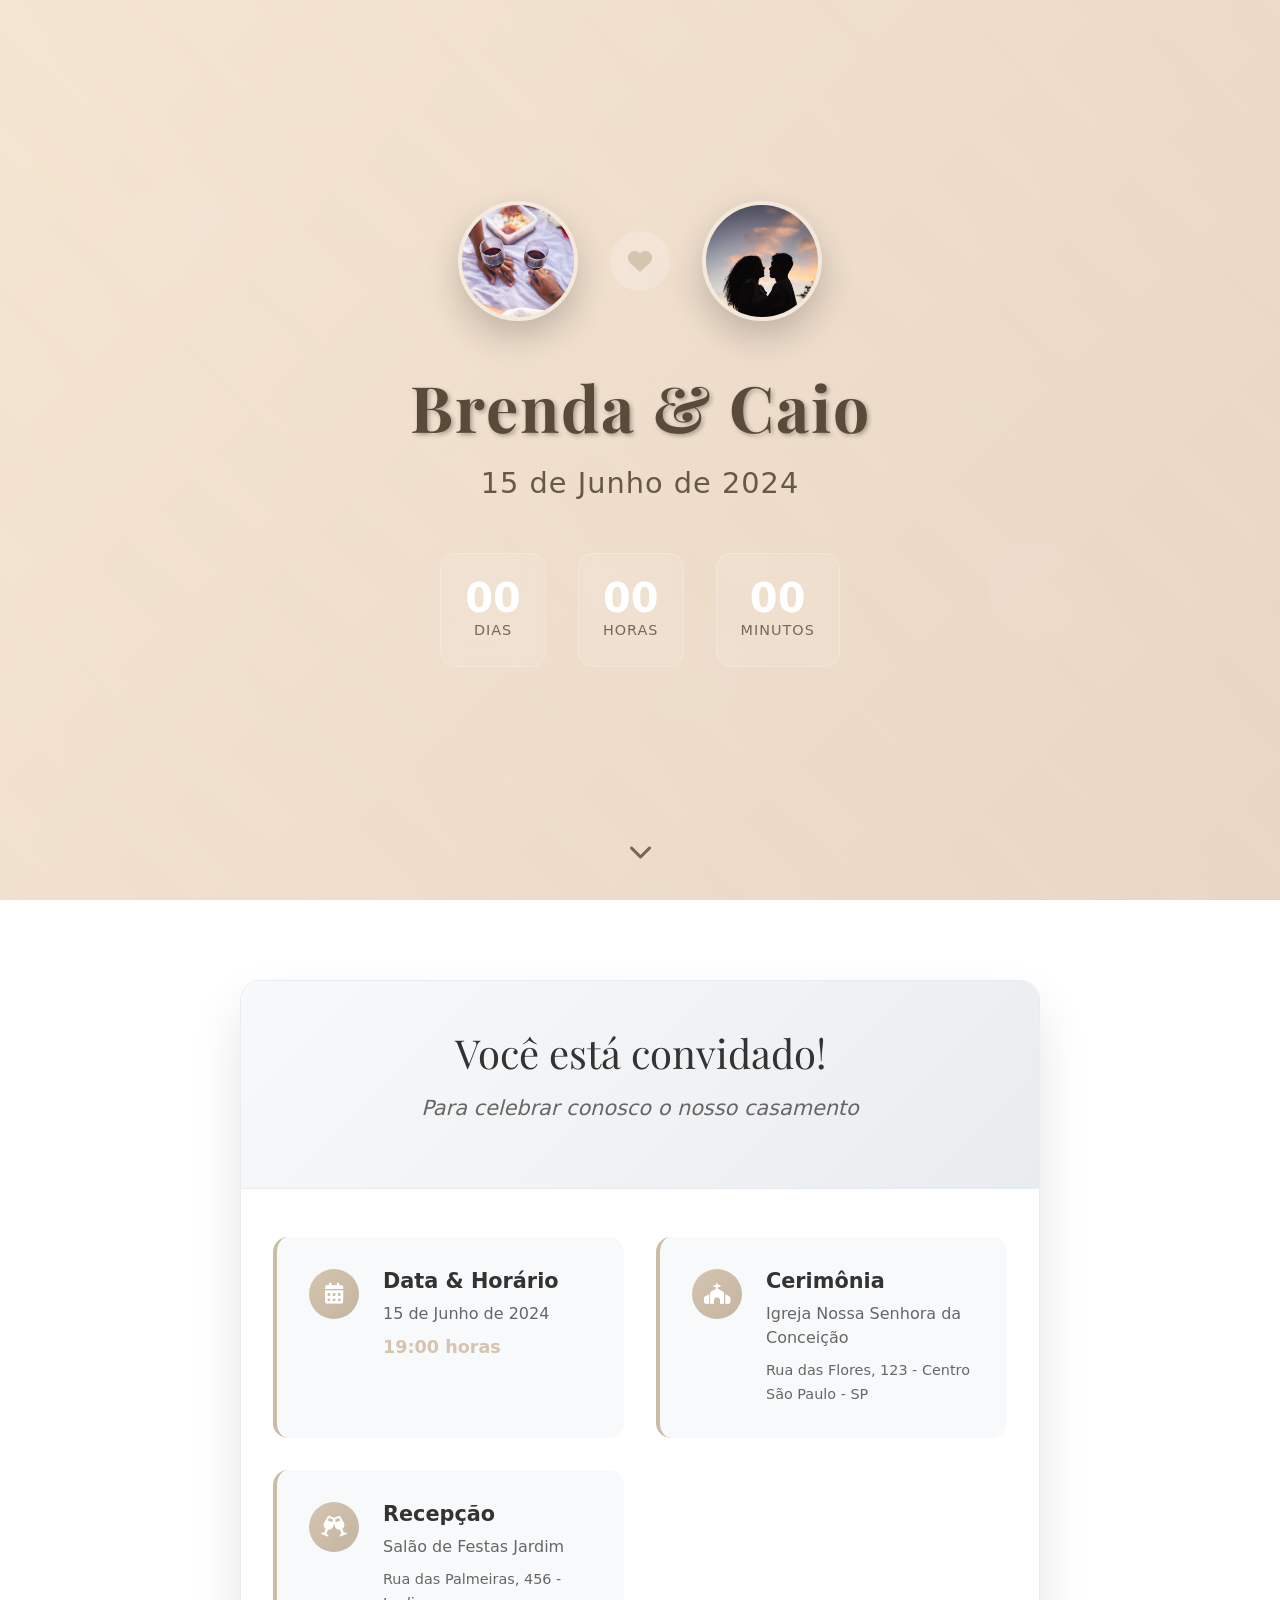
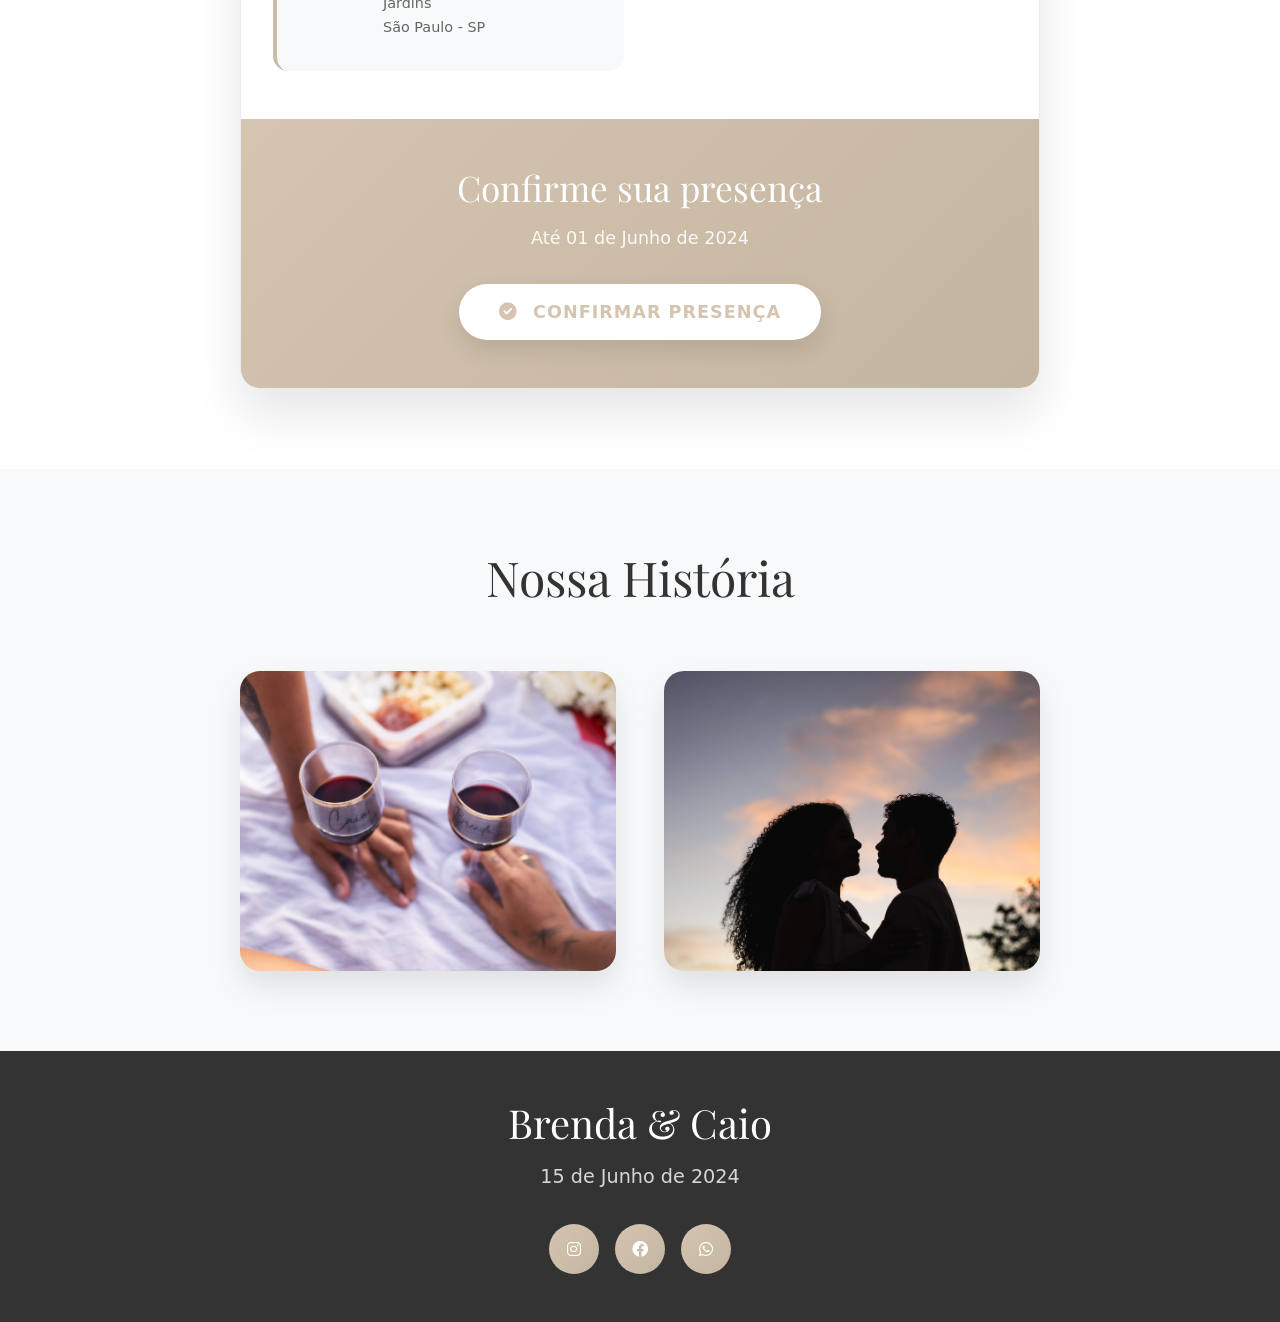
<file: convite1/index.html>
<!DOCTYPE html>
<html lang="pt-BR">

<head>
    <meta charset="UTF-8">
    <meta name="viewport" content="width=device-width, initial-scale=1.0">
    <title>Convite de Casamento - Brenda & Caio</title>
    <link rel="stylesheet" href="src/CSS/style.css">
    <link href="https://cdn.jsdelivr.net/npm/bootstrap@5.3.0/dist/css/bootstrap.min.css" rel="stylesheet">
    <link href="https://fonts.googleapis.com/css2?family=Playfair+Display:wght@400;700&family=Inter:wght@300;400;500;600&display=swap" rel="stylesheet">
    <link rel="stylesheet" href="https://cdnjs.cloudflare.com/ajax/libs/font-awesome/6.0.0/css/all.min.css">
</head>

<body>
    <!-- Hero Section -->
    <section class="hero-section">
        <div class="hero-background">
            <div class="hero-overlay"></div>
            <div class="floating-elements">
                <div class="floating-element"></div>
                <div class="floating-element"></div>
                <div class="floating-element"></div>
            </div>
        </div>
        <div class="hero-content">
            <div class="couple-photos">
                <div class="photo-frame">
                    <img src="src/imagens/img1.jpeg" alt="Brenda" class="bride-photo">
                </div>
                <div class="couple-hearts">
                    <i class="fas fa-heart"></i>
                </div>
                <div class="photo-frame">
                    <img src="src/imagens/img2.jpeg" alt="Caio" class="groom-photo">
                </div>
            </div>
            <h1 class="couple-names">Brenda & Caio</h1>
            <p class="wedding-date">15 de Junho de 2024</p>
            <div class="countdown-timer" id="countdown">
                <div class="countdown-item">
                    <span class="countdown-number" id="days">00</span>
                    <span class="countdown-label">Dias</span>
                </div>
                <div class="countdown-item">
                    <span class="countdown-number" id="hours">00</span>
                    <span class="countdown-label">Horas</span>
                </div>
                <div class="countdown-item">
                    <span class="countdown-number" id="minutes">00</span>
                    <span class="countdown-label">Minutos</span>
                </div>
            </div>
        </div>
        <div class="scroll-indicator">
            <i class="fas fa-chevron-down"></i>
        </div>
    </section>

    <!-- Invitation Content -->
    <section class="invitation-section">
        <div class="container">
            <div class="invitation-card">
                <div class="invitation-header">
                    <h2>Você está convidado!</h2>
                    <p class="invitation-subtitle">Para celebrar conosco o nosso casamento</p>
                </div>

                <div class="event-details">
                    <div class="detail-card">
                        <div class="detail-icon">
                            <i class="fas fa-calendar-alt"></i>
                        </div>
                        <div class="detail-content">
                            <h3>Data & Horário</h3>
                            <p>15 de Junho de 2024</p>
                            <span class="time">19:00 horas</span>
                        </div>
                    </div>

                    <div class="detail-card">
                        <div class="detail-icon">
                            <i class="fas fa-church"></i>
                        </div>
                        <div class="detail-content">
                            <h3>Cerimônia</h3>
                            <p>Igreja Nossa Senhora da Conceição</p>
                            <span class="address">Rua das Flores, 123 - Centro<br>São Paulo - SP</span>
                        </div>
                    </div>

                    <div class="detail-card">
                        <div class="detail-icon">
                            <i class="fas fa-glass-cheers"></i>
                        </div>
                        <div class="detail-content">
                            <h3>Recepção</h3>
                            <p>Salão de Festas Jardim</p>
                            <span class="address">Rua das Palmeiras, 456 - Jardins<br>São Paulo - SP</span>
                        </div>
                    </div>
                </div>

                <div class="rsvp-section">
                    <h3>Confirme sua presença</h3>
                    <p>Até 01 de Junho de 2024</p>
                    <button class="btn-primary" onclick="openRSVP()">
                        <i class="fas fa-check-circle"></i>
                        Confirmar Presença
                    </button>
                </div>
            </div>
        </div>
    </section>

    <!-- Photo Gallery -->
    <section class="gallery-section">
        <div class="container">
            <h2 class="section-title">Nossa História</h2>
            <div class="photo-timeline">
                <div class="timeline-item">
                    <div class="timeline-photo">
                        <img src="src/imagens/img1.jpeg" alt="Nosso encontro" class="timeline-img">
                        <div class="timeline-overlay">
                            <h4>2019</h4>
                            <p>Nosso primeiro encontro</p>
                        </div>
                    </div>
                </div>
                <div class="timeline-item">
                    <div class="timeline-photo">
                        <img src="src/imagens/img2.jpeg" alt="O pedido" class="timeline-img">
                        <div class="timeline-overlay">
                            <h4>2023</h4>
                            <p>O pedido de casamento</p>
                        </div>
                    </div>
                </div>
            </div>
        </div>
    </section>

    <!-- Footer -->
    <footer class="footer-section">
        <div class="container">
            <div class="footer-content">
                <h3>Brenda & Caio</h3>
                <p>15 de Junho de 2024</p>
                <div class="social-links">
                    <a href="#"><i class="fab fa-instagram"></i></a>
                    <a href="#"><i class="fab fa-facebook"></i></a>
                    <a href="#"><i class="fab fa-whatsapp"></i></a>
                </div>
            </div>
        </div>
    </footer>

    <!-- RSVP Modal -->
    <div class="modal fade" id="rsvpModal" tabindex="-1">
        <div class="modal-dialog modal-lg">
            <div class="modal-content">
                <div class="modal-header">
                    <h5 class="modal-title">
                        <i class="fas fa-heart"></i> Confirmação de Presença
                    </h5>
                    <button type="button" class="btn-close" data-bs-dismiss="modal"></button>
                </div>
                <div class="modal-body">
                    <form id="rsvpForm">
                        <div class="row">
                            <div class="col-md-6 mb-3">
                                <label for="rsvpName" class="form-label">Nome Completo *</label>
                                <input type="text" class="form-control" id="rsvpName" required>
                            </div>
                            <div class="col-md-6 mb-3">
                                <label for="rsvpEmail" class="form-label">E-mail *</label>
                                <input type="email" class="form-control" id="rsvpEmail" required>
                            </div>
                        </div>
                        <div class="row">
                            <div class="col-md-6 mb-3">
                                <label for="rsvpPhone" class="form-label">Telefone</label>
                                <input type="tel" class="form-control" id="rsvpPhone">
                            </div>
                            <div class="col-md-6 mb-3">
                                <label for="rsvpGuests" class="form-label">Número de Convidados *</label>
                                <select class="form-select" id="rsvpGuests" required>
                                    <option value="">Selecione</option>
                                    <option value="1">1 pessoa</option>
                                    <option value="2">2 pessoas</option>
                                    <option value="3">3 pessoas</option>
                                    <option value="4">4 pessoas</option>
                                </select>
                            </div>
                        </div>
                        <div class="mb-3">
                            <label for="rsvpMessage" class="form-label">Mensagem para os noivos</label>
                            <textarea class="form-control" id="rsvpMessage" rows="4" placeholder="Deixe uma mensagem carinhosa..."></textarea>
                        </div>
                    </form>
                </div>
                <div class="modal-footer">
                    <button type="button" class="btn btn-secondary" data-bs-dismiss="modal">Cancelar</button>
                    <button type="button" class="btn-primary" onclick="submitRSVP()">
                        <i class="fas fa-check-circle"></i>
                        Confirmar Presença
                    </button>
                </div>
            </div>
        </div>
    </div>

    <script src="https://cdn.jsdelivr.net/npm/bootstrap@5.3.0/dist/js/bootstrap.bundle.min.js"></script>
    <script src="src/JS/script.js"></script>
</body>

</html>
</file>
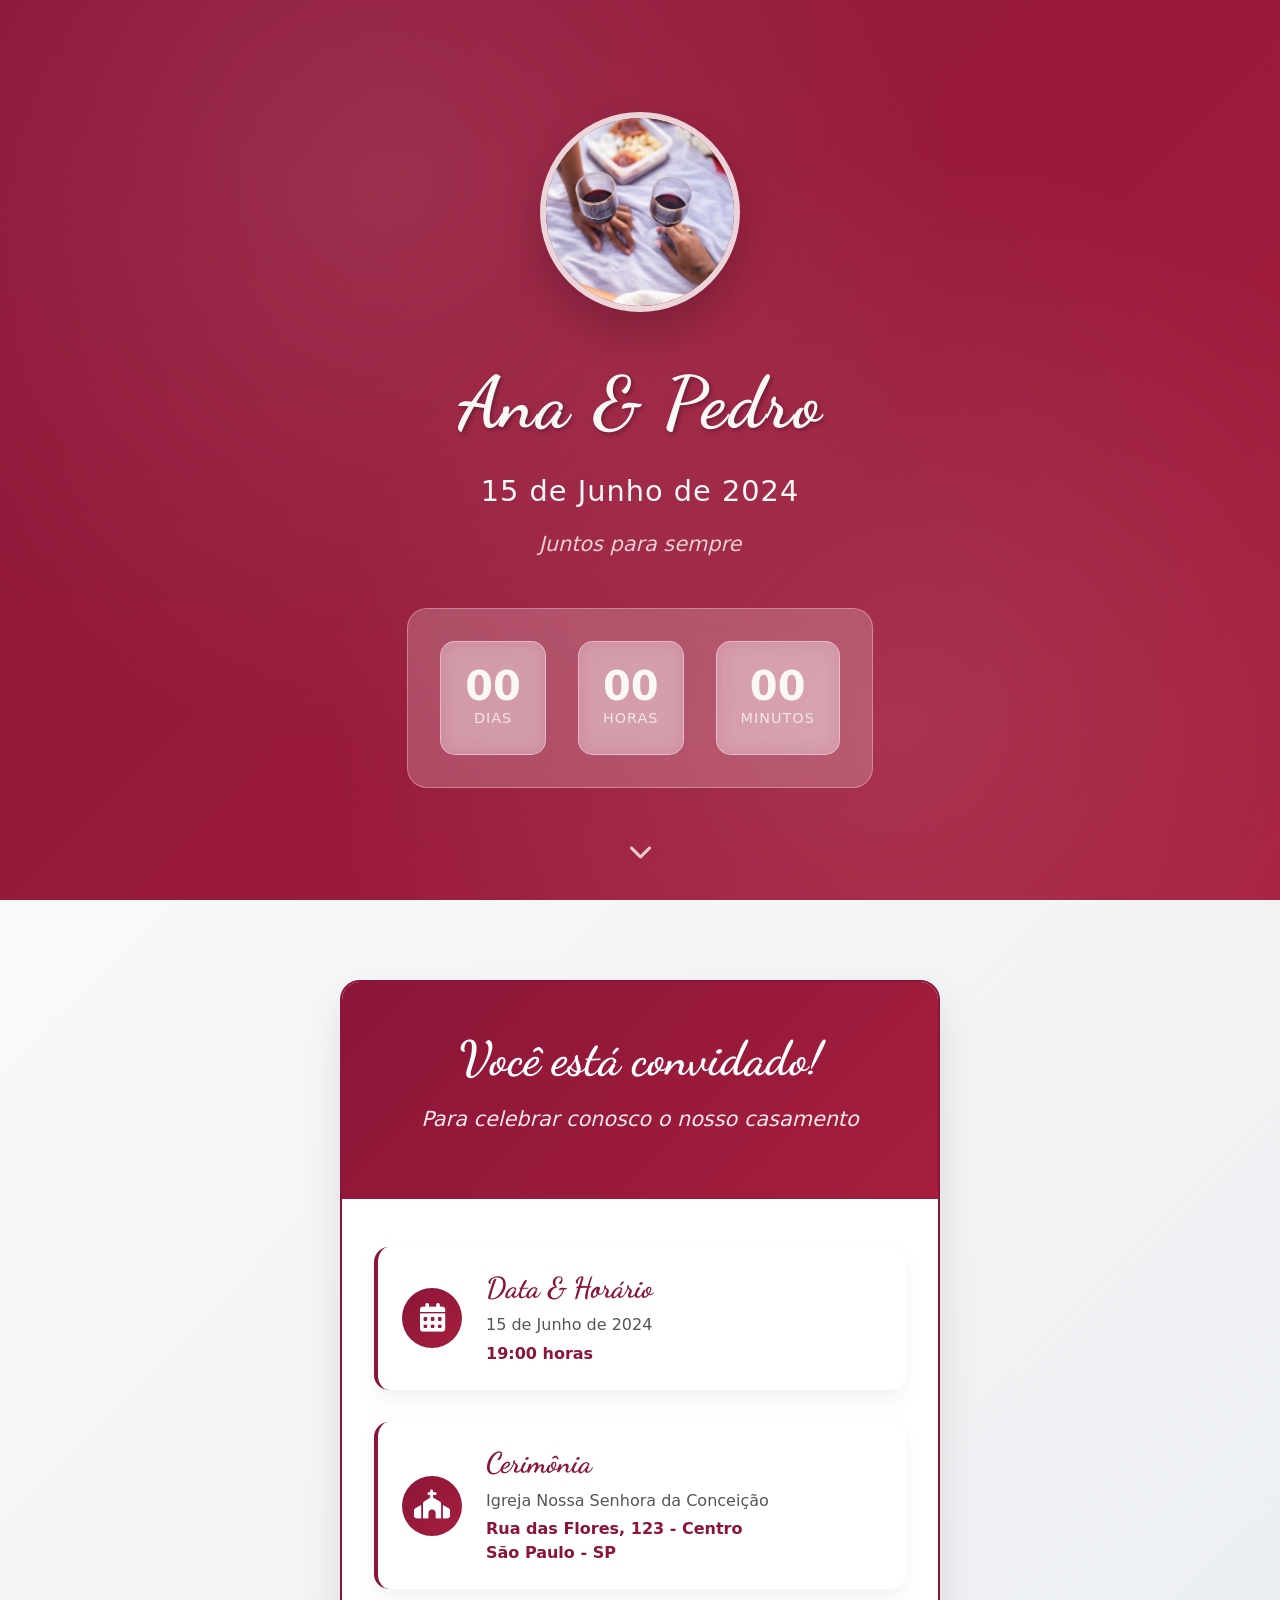
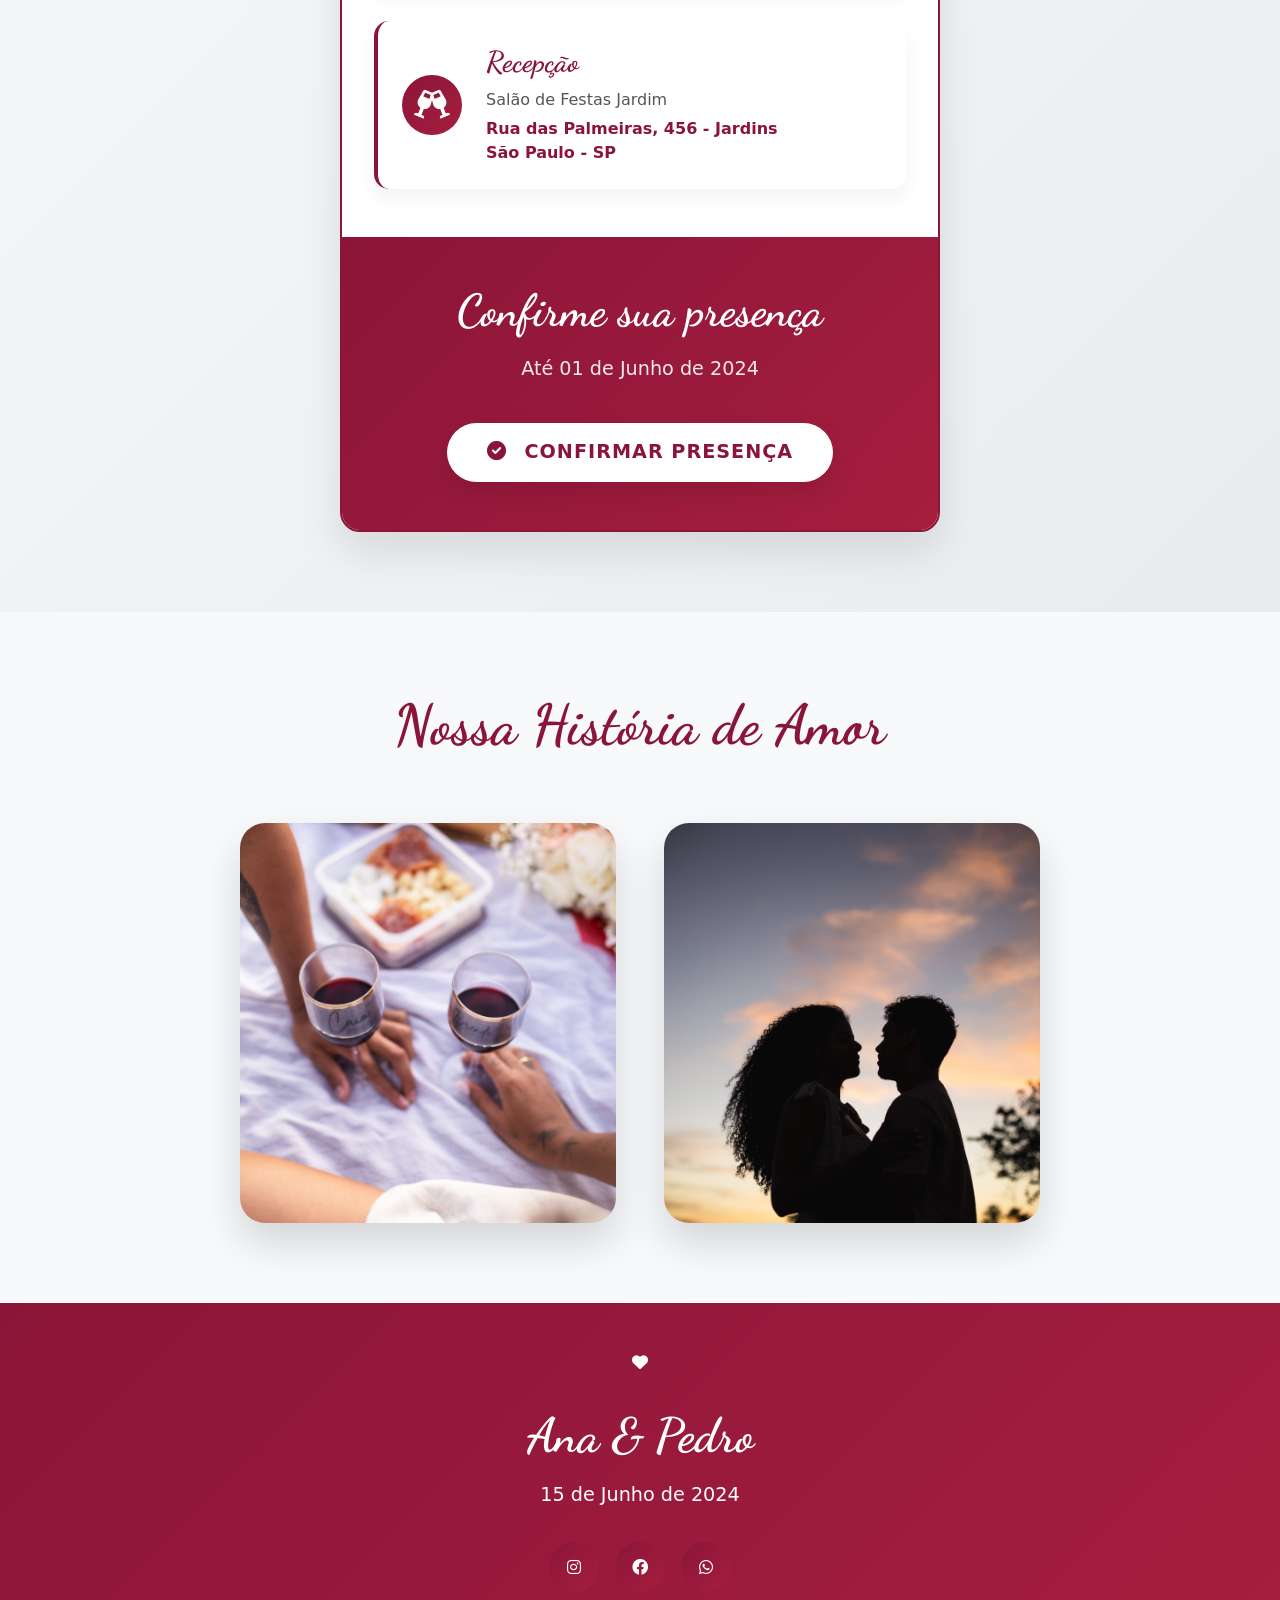
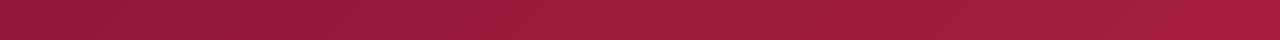
<file: convite2/index.html>
<!DOCTYPE html>
<html lang="pt-BR">

<head>
    <meta charset="UTF-8">
    <meta name="viewport" content="width=device-width, initial-scale=1.0">
    <title>Convite de Casamento - Ana & Pedro</title>
    <link rel="stylesheet" href="src/CSS/style.css">
    <link href="https://cdn.jsdelivr.net/npm/bootstrap@5.3.0/dist/css/bootstrap.min.css" rel="stylesheet">
    <link href="https://fonts.googleapis.com/css2?family=Dancing+Script:wght@400;700&family=Inter:wght@300;400;500;600&display=swap" rel="stylesheet">
    <link rel="stylesheet" href="https://cdnjs.cloudflare.com/ajax/libs/font-awesome/6.0.0/css/all.min.css">
</head>

<body>
    <!-- Hero Section - Layout Circular -->
    <section class="hero-section">
        <div class="hero-background">
        </div>

        <div class="hero-content">
            <div class="main-photo-container">
                <div class="photo-ring">
                    <img src="src/imagens/img1.jpeg" alt="Ana & Pedro" class="main-photo">
                </div>
                <!-- <div class="photo-decoration"></div> -->
            </div>

            <div class="couple-info">
                <h1 class="couple-names">Ana & Pedro</h1>
                <div class="wedding-date">
                    <span class="date-text">15 de Junho de 2024</span>
                    <!-- <span class="date-heart">💕</span> -->
                </div>
                <p class="wedding-subtitle">Juntos para sempre</p>
            </div>

            <div class="countdown-container">
                <div class="countdown-timer" id="countdown">
                    <div class="countdown-item">
                        <span class="countdown-number" id="days">00</span>
                        <span class="countdown-label">Dias</span>
                    </div>
                    <div class="countdown-item">
                        <span class="countdown-number" id="hours">00</span>
                        <span class="countdown-label">Horas</span>
                    </div>
                    <div class="countdown-item">
                        <span class="countdown-number" id="minutes">00</span>
                        <span class="countdown-label">Minutos</span>
                    </div>
                </div>
            </div>
        </div>

        <div class="scroll-indicator">
            <i class="fas fa-chevron-down"></i>
        </div>
    </section>

    <!-- Invitation Content -->
    <section class="invitation-section">
        <div class="container">
            <div class="invitation-card">
                <div class="invitation-header">
                    <h2>Você está convidado!</h2>
                    <p class="invitation-subtitle">Para celebrar conosco o nosso casamento</p>
                </div>

                <div class="event-details">
                    <div class="detail-card">
                        <div class="detail-icon">
                            <i class="fas fa-calendar-alt"></i>
                        </div>
                        <div class="detail-content">
                            <h3>Data & Horário</h3>
                            <p>15 de Junho de 2024</p>
                            <span class="time">19:00 horas</span>
                        </div>
                    </div>

                    <div class="detail-card">
                        <div class="detail-icon">
                            <i class="fas fa-church"></i>
                        </div>
                        <div class="detail-content">
                            <h3>Cerimônia</h3>
                            <p>Igreja Nossa Senhora da Conceição</p>
                            <span class="address">Rua das Flores, 123 - Centro<br>São Paulo - SP</span>
                        </div>
                    </div>

                    <div class="detail-card">
                        <div class="detail-icon">
                            <i class="fas fa-glass-cheers"></i>
                        </div>
                        <div class="detail-content">
                            <h3>Recepção</h3>
                            <p>Salão de Festas Jardim</p>
                            <span class="address">Rua das Palmeiras, 456 - Jardins<br>São Paulo - SP</span>
                        </div>
                    </div>
                </div>

                <div class="rsvp-section">
                    <h3>Confirme sua presença</h3>
                    <p>Até 01 de Junho de 2024</p>
                    <button class="btn-primary" onclick="openRSVP()">
                        <i class="fas fa-check-circle"></i>
                        Confirmar Presença
                    </button>
                </div>
            </div>
        </div>
    </section>

    <!-- Photo Gallery - Layout em Grid -->
    <section class="gallery-section">
        <div class="container">
            <h2 class="section-title">Nossa História de Amor</h2>
            <div class="photo-grid">
                <div class="grid-item">
                    <div class="photo-container">
                        <img src="src/imagens/img1.jpeg" alt="Primeiro encontro" class="gallery-photo">
                        <div class="photo-overlay">
                            <h4>2019</h4>
                            <p>Nosso primeiro encontro</p>
                        </div>
                    </div>
                </div>
                <div class="grid-item">
                    <div class="photo-container">
                        <img src="src/imagens/img2.jpeg" alt="O pedido" class="gallery-photo">
                        <div class="photo-overlay">
                            <h4>2023</h4>
                            <p>O pedido de casamento</p>
                        </div>
                    </div>
                </div>
            </div>
        </div>
    </section>

    <!-- Footer -->
    <footer class="footer-section">
        <div class="container">
            <div class="footer-content">
                <div class="footer-hearts">
                    <i class="fas fa-heart" style="color: #fff;"></i>
                </div>
                <h3>Ana & Pedro</h3>
                <p>15 de Junho de 2024</p>
                <div class="social-links">
                    <a href="#"><i class="fab fa-instagram"></i></a>
                    <a href="#"><i class="fab fa-facebook"></i></a>
                    <a href="#"><i class="fab fa-whatsapp"></i></a>
                </div>

            </div>
        </div>
    </footer>

    <!-- RSVP Modal -->
    <div class="modal fade" id="rsvpModal" tabindex="-1">
        <div class="modal-dialog modal-lg">
            <div class="modal-content">
                <div class="modal-header">
                    <h5 class="modal-title">
                        <i class="fas fa-heart"></i> Confirmação de Presença
                    </h5>
                    <button type="button" class="btn-close" data-bs-dismiss="modal"></button>
                </div>
                <div class="modal-body">
                    <form id="rsvpForm">
                        <div class="row">
                            <div class="col-md-6 mb-3">
                                <label for="rsvpName" class="form-label">Nome Completo *</label>
                                <input type="text" class="form-control" id="rsvpName" required>
                            </div>
                            <div class="col-md-6 mb-3">
                                <label for="rsvpEmail" class="form-label">E-mail *</label>
                                <input type="email" class="form-control" id="rsvpEmail" required>
                            </div>
                        </div>
                        <div class="row">
                            <div class="col-md-6 mb-3">
                                <label for="rsvpPhone" class="form-label">Telefone</label>
                                <input type="tel" class="form-control" id="rsvpPhone">
                            </div>
                            <div class="col-md-6 mb-3">
                                <label for="rsvpGuests" class="form-label">Número de Convidados *</label>
                                <select class="form-select" id="rsvpGuests" required>
                                    <option value="">Selecione</option>
                                    <option value="1">1 pessoa</option>
                                    <option value="2">2 pessoas</option>
                                    <option value="3">3 pessoas</option>
                                    <option value="4">4 pessoas</option>
                                </select>
                            </div>
                        </div>
                        <div class="mb-3">
                            <label for="rsvpMessage" class="form-label">Mensagem para os noivos</label>
                            <textarea class="form-control" id="rsvpMessage" rows="4" placeholder="Deixe uma mensagem carinhosa..."></textarea>
                        </div>
                    </form>
                </div>
                <div class="modal-footer">
                    <button type="button" class="btn btn-secondary" data-bs-dismiss="modal">Cancelar</button>
                    <button type="button" class="btn-romantic" onclick="submitRSVP()">
                        <i class="fas fa-heart"></i>
                        Confirmar Presença
                    </button>
                </div>
            </div>
        </div>
    </div>

    <script src="https://cdn.jsdelivr.net/npm/bootstrap@5.3.0/dist/js/bootstrap.bundle.min.js"></script>
    <script src="src/JS/script.js"></script>
</body>

</html>
</file>
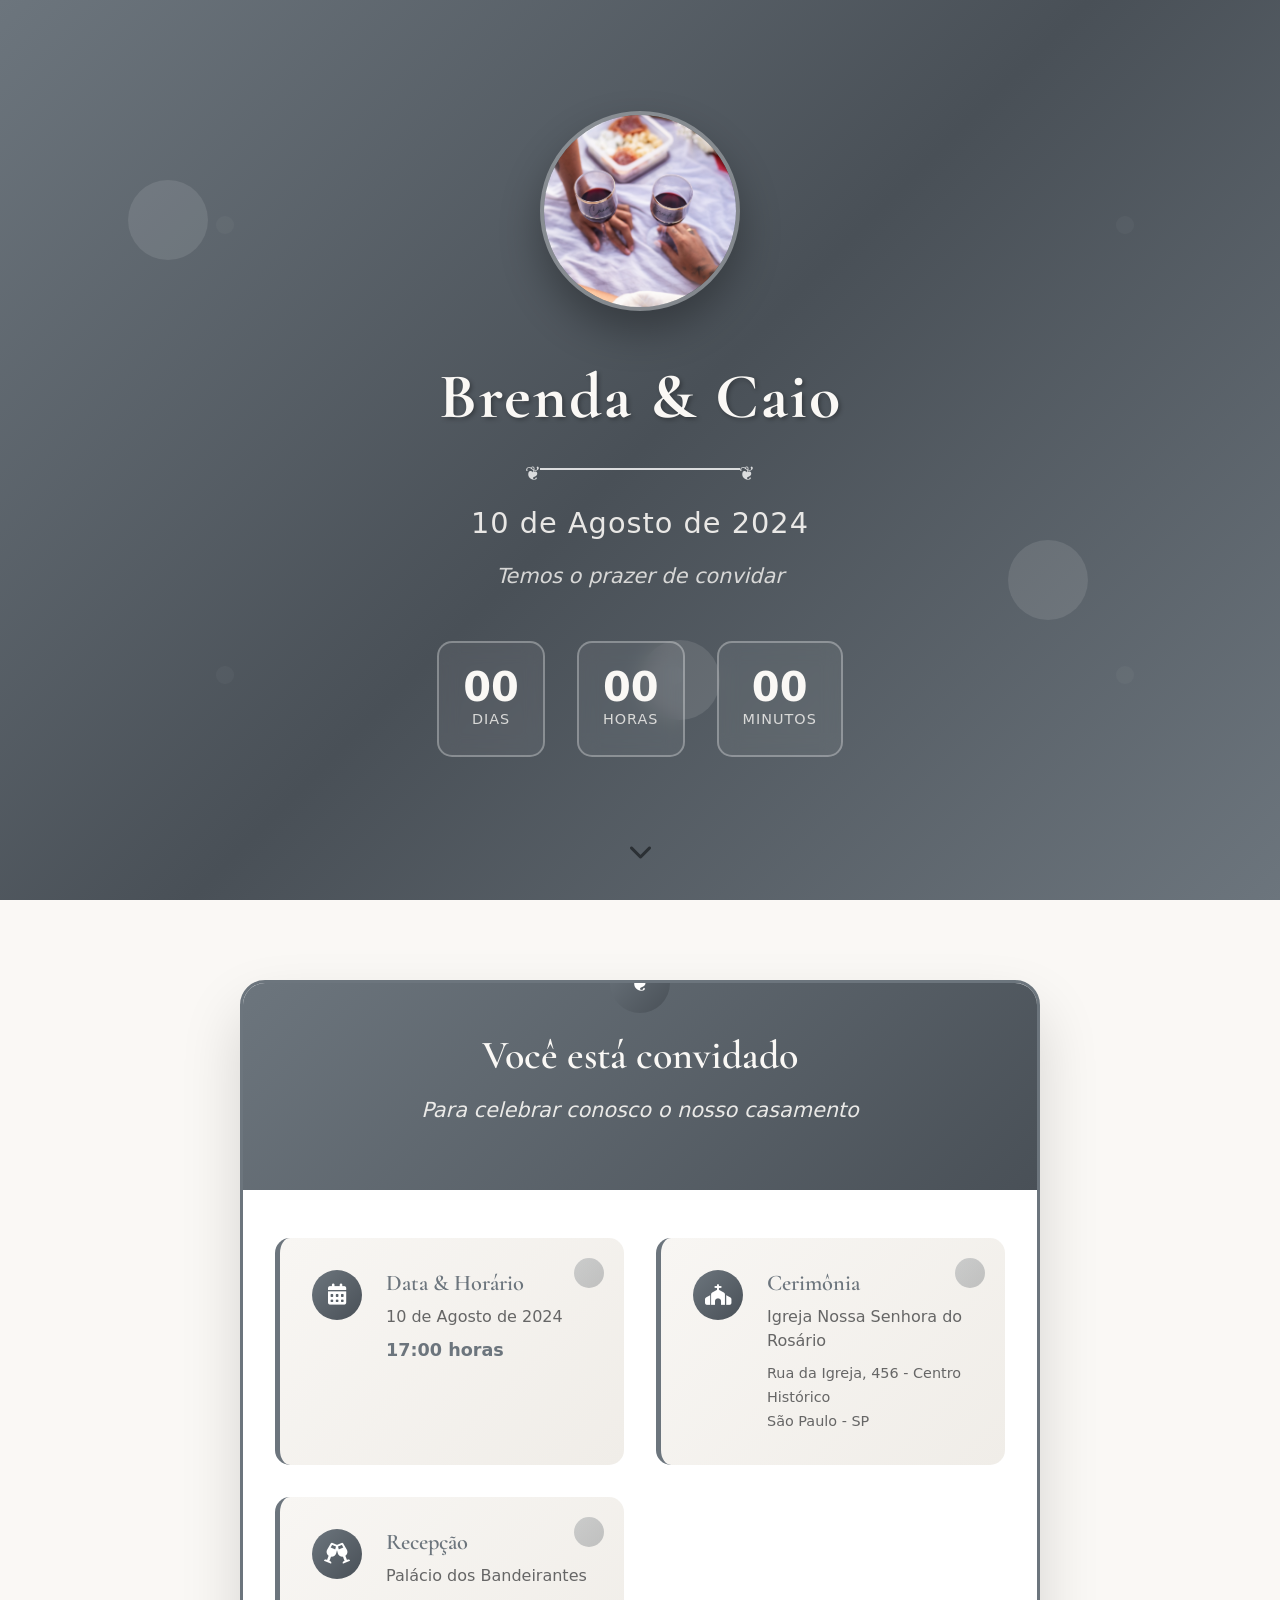
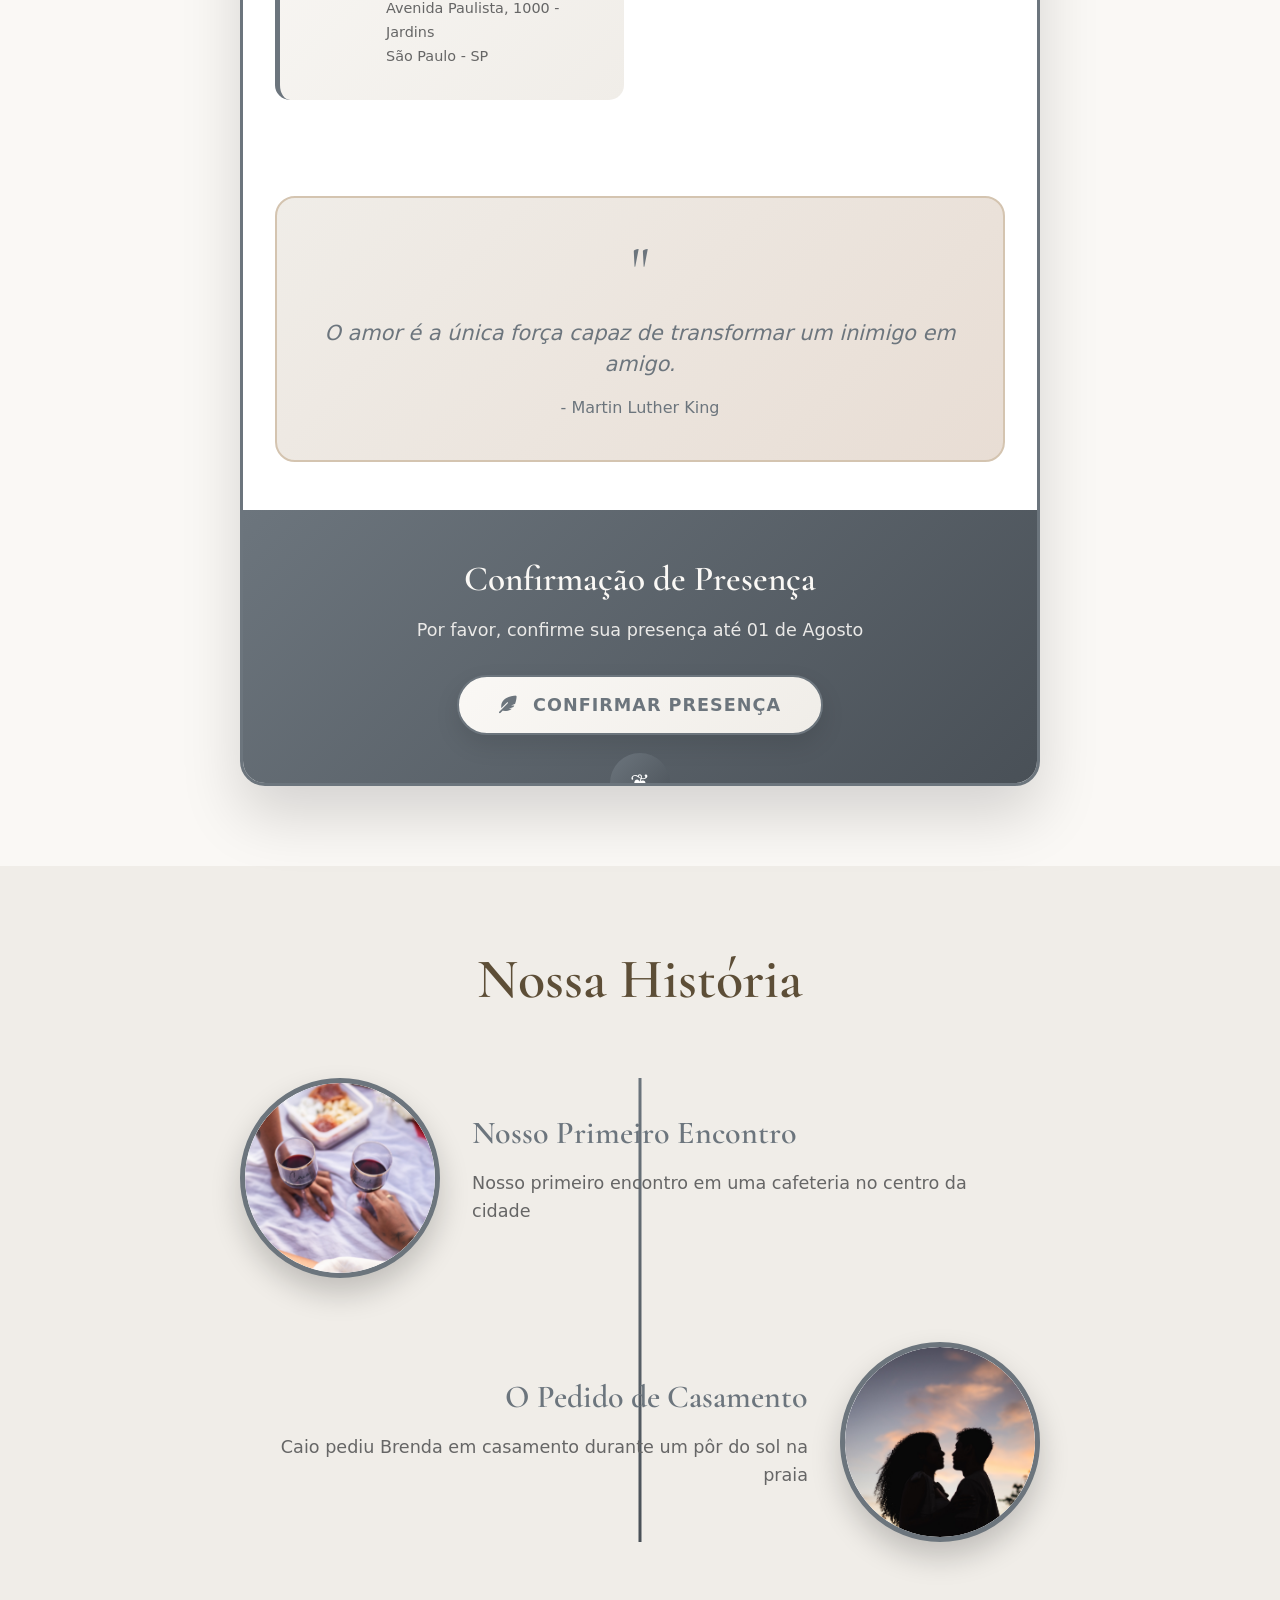
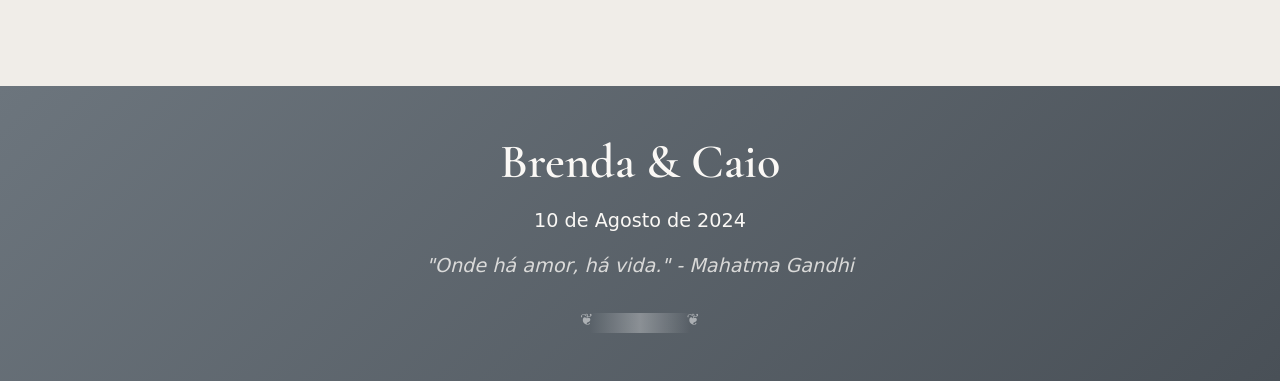
<file: convite3/index.html>
<!DOCTYPE html>
<html lang="pt-BR">

<head>
    <meta charset="UTF-8">
    <meta name="viewport" content="width=device-width, initial-scale=1.0">
    <title>Convite de Casamento - Brenda & Caio</title>
    <link rel="stylesheet" href="src/CSS/style.css">
    <link href="https://cdn.jsdelivr.net/npm/bootstrap@5.3.0/dist/css/bootstrap.min.css" rel="stylesheet">
    <link href="https://fonts.googleapis.com/css2?family=Cormorant+Garamond:wght@300;400;600;700&family=Inter:wght@300;400;500;600&display=swap" rel="stylesheet">
    <link rel="stylesheet" href="https://cdnjs.cloudflare.com/ajax/libs/font-awesome/6.0.0/css/all.min.css">
</head>

<body>
    <!-- Hero Section -->
    <section class="hero-section">
        <div class="hero-background">
            <div class="vintage-pattern"></div>
            <div class="floating-elements">
                <div class="floating-element vintage"></div>
                <div class="floating-element vintage"></div>
                <div class="floating-element vintage"></div>
            </div>
        </div>
        <div class="hero-content">
            <div class="couple-showcase">
                <div class="ornate-frame">
                    <img src="src/imagens/img1.jpeg" alt="Brenda & Caio" class="main-photo">
                    <div class="frame-decoration">
                        <div class="corner-decoration top-left"></div>
                        <div class="corner-decoration top-right"></div>
                        <div class="corner-decoration bottom-left"></div>
                        <div class="corner-decoration bottom-right"></div>
                    </div>
                </div>
            </div>
            <h1 class="couple-names">Brenda & Caio</h1>
            <div class="vintage-divider">
                <div class="floral-divider"></div>
            </div>
            <p class="wedding-date">10 de Agosto de 2024</p>
            <p class="wedding-subtitle">Temos o prazer de convidar</p>
            <div class="countdown-timer" id="countdown">
                <div class="countdown-item vintage">
                    <span class="countdown-number" id="days">00</span>
                    <span class="countdown-label">Dias</span>
                </div>
                <div class="countdown-item vintage">
                    <span class="countdown-number" id="hours">00</span>
                    <span class="countdown-label">Horas</span>
                </div>
                <div class="countdown-item vintage">
                    <span class="countdown-number" id="minutes">00</span>
                    <span class="countdown-label">Minutos</span>
                </div>
            </div>
        </div>
        <div class="scroll-indicator">
            <i class="fas fa-chevron-down"></i>
        </div>
    </section>

    <!-- Invitation Content -->
    <section class="invitation-section">
        <div class="container">
            <div class="invitation-card">
                <div class="card-ornament top"></div>
                <div class="invitation-header">
                    <h2>Você está convidado</h2>
                    <p class="invitation-subtitle">Para celebrar conosco o nosso casamento</p>
                </div>

                <div class="event-details">
                    <div class="detail-card vintage">
                        <div class="detail-icon">
                            <i class="fas fa-calendar-alt"></i>
                        </div>
                        <div class="detail-content">
                            <h3>Data & Horário</h3>
                            <p>10 de Agosto de 2024</p>
                            <span class="time">17:00 horas</span>
                        </div>
                    </div>

                    <div class="detail-card vintage">
                        <div class="detail-icon">
                            <i class="fas fa-church"></i>
                        </div>
                        <div class="detail-content">
                            <h3>Cerimônia</h3>
                            <p>Igreja Nossa Senhora do Rosário</p>
                            <span class="address">Rua da Igreja, 456 - Centro Histórico<br>São Paulo - SP</span>
                        </div>
                    </div>

                    <div class="detail-card vintage">
                        <div class="detail-icon">
                            <i class="fas fa-glass-cheers"></i>
                        </div>
                        <div class="detail-content">
                            <h3>Recepção</h3>
                            <p>Palácio dos Bandeirantes</p>
                            <span class="address">Avenida Paulista, 1000 - Jardins<br>São Paulo - SP</span>
                        </div>
                    </div>
                </div>

                <div class="vintage-quote">
                    <div class="quote-mark">"</div>
                    <p>O amor é a única força capaz de transformar um inimigo em amigo.</p>
                    <div class="quote-author">- Martin Luther King</div>
                </div>

                <div class="rsvp-section">
                    <h3>Confirmação de Presença</h3>
                    <p>Por favor, confirme sua presença até 01 de Agosto</p>
                    <button class="btn-vintage" onclick="openConfirmation()">
                        <i class="fas fa-feather-alt"></i>
                        Confirmar Presença
                    </button>
                </div>
                <div class="card-ornament bottom"></div>
            </div>
        </div>
    </section>

    <!-- Timeline Section -->
    <section class="timeline-section">
        <div class="container">
            <h2 class="section-title">Nossa História</h2>
            <div class="timeline">
                <div class="timeline-item">
                    <div class="timeline-photo">
                        <img src="src/imagens/img1.jpeg" alt="Primeiro Encontro" class="timeline-img">
                        <div class="timeline-overlay">
                            <h4>2019</h4>
                            <p>Primeiro Encontro</p>
                        </div>
                    </div>
                    <div class="timeline-content">
                        <h4>Nosso Primeiro Encontro</h4>
                        <p>Nosso primeiro encontro em uma cafeteria no centro da cidade</p>
                    </div>
                </div>

                <div class="timeline-item">
                    <div class="timeline-photo">
                        <img src="src/imagens/img2.jpeg" alt="Pedido de Casamento" class="timeline-img">
                        <div class="timeline-overlay">
                            <h4>2023</h4>
                            <p>O Pedido</p>
                        </div>
                    </div>
                    <div class="timeline-content">
                        <h4>O Pedido de Casamento</h4>
                        <p>Caio pediu Brenda em casamento durante um pôr do sol na praia</p>
                    </div>
                </div>
            </div>
        </div>
    </section>

    <!-- Footer -->
    <footer class="footer-section">
        <div class="container">
            <div class="footer-content">
                <h3>Brenda & Caio</h3>
                <p>10 de Agosto de 2024</p>
                <p class="footer-quote">"Onde há amor, há vida." - Mahatma Gandhi</p>
                <div class="floral-pattern-small"></div>
            </div>
        </div>
    </footer>

    <!-- Confirmation Modal -->
    <div class="modal fade" id="confirmationModal" tabindex="-1">
        <div class="modal-dialog modal-lg">
            <div class="modal-content vintage-modal">
                <div class="modal-header">
                    <h5 class="modal-title">
                        <i class="fas fa-feather-alt"></i> Confirmação de Presença
                    </h5>
                    <button type="button" class="btn-close" data-bs-dismiss="modal"></button>
                </div>
                <div class="modal-body">
                    <form id="confirmationForm">
                        <div class="row">
                            <div class="col-md-6 mb-3">
                                <label for="confName" class="form-label">Nome Completo *</label>
                                <input type="text" class="form-control vintage-input" id="confName" required>
                            </div>
                            <div class="col-md-6 mb-3">
                                <label for="confEmail" class="form-label">E-mail *</label>
                                <input type="email" class="form-control vintage-input" id="confEmail" required>
                            </div>
                        </div>
                        <div class="row">
                            <div class="col-md-6 mb-3">
                                <label for="confPhone" class="form-label">Telefone</label>
                                <input type="tel" class="form-control vintage-input" id="confPhone">
                            </div>
                            <div class="col-md-6 mb-3">
                                <label for="confGuests" class="form-label">Número de Convidados *</label>
                                <select class="form-select vintage-input" id="confGuests" required>
                                    <option value="">Selecione</option>
                                    <option value="1">1 pessoa</option>
                                    <option value="2">2 pessoas</option>
                                    <option value="3">3 pessoas</option>
                                    <option value="4">4 pessoas</option>
                                </select>
                            </div>
                        </div>
                        <div class="mb-3">
                            <label for="confMessage" class="form-label">Mensagem para os noivos</label>
                            <textarea class="form-control vintage-input" id="confMessage" rows="4" placeholder="Deixe uma mensagem carinhosa..."></textarea>
                        </div>
                    </form>
                </div>
                <div class="modal-footer">
                    <button type="button" class="btn btn-secondary" data-bs-dismiss="modal">Cancelar</button>
                    <button type="button" class="btn-vintage" onclick="submitConfirmation()">
                        <i class="fas fa-feather-alt"></i>
                        Confirmar Presença
                    </button>
                </div>
            </div>
        </div>
    </div>

    <script src="https://cdn.jsdelivr.net/npm/bootstrap@5.3.0/dist/js/bootstrap.bundle.min.js"></script>
    <script src="src/JS/script.js"></script>
</body>

</html>
</file>
<file: convite1/src/CSS/style.css>
/* Convite 1 - Estilo Fixdate Moderno */

* {
    margin: 0;
    padding: 0;
    box-sizing: border-box;
}

body {
    font-family: 'Inter', sans-serif;
    background: #f8f9fa;
    color: #333;
    line-height: 1.6;
    overflow-x: hidden;
}


/* Hero Section */

.hero-section {
    height: 100vh;
    background: linear-gradient(135deg, #f5e6d3 0%, #e8d5c4 100%);
    position: relative;
    display: flex;
    align-items: center;
    justify-content: center;
    overflow: hidden;
    z-index: 1;
}

.hero-background {
    position: absolute;
    top: 0;
    left: 0;
    right: 0;
    bottom: 0;
    background: url('data:image/svg+xml,<svg xmlns="http://www.w3.org/2000/svg" viewBox="0 0 100 100"><defs><pattern id="grain" width="100" height="100" patternUnits="userSpaceOnUse"><circle cx="50" cy="50" r="1" fill="white" opacity="0.1"/></pattern></defs><rect width="100" height="100" fill="url(%23grain)"/></svg>');
    opacity: 0.3;
}

.hero-overlay {
    position: absolute;
    top: 0;
    left: 0;
    right: 0;
    bottom: 0;
    background: linear-gradient(45deg, rgba(245, 230, 211, 0.8), rgba(232, 213, 196, 0.6));
}

.floating-elements {
    position: absolute;
    top: 0;
    left: 0;
    right: 0;
    bottom: 0;
    pointer-events: none;
}

.floating-element {
    position: absolute;
    width: 100px;
    height: 100px;
    background: rgba(255, 255, 255, 0.1);
    border-radius: 50%;
    animation: float 6s ease-in-out infinite;
}

.floating-element:nth-child(1) {
    top: 20%;
    left: 10%;
    animation-delay: 0s;
}

.floating-element:nth-child(2) {
    top: 60%;
    right: 15%;
    animation-delay: 2s;
}

.floating-element:nth-child(3) {
    bottom: 20%;
    left: 50%;
    animation-delay: 4s;
}

.hero-content {
    position: relative;
    z-index: 2;
    text-align: center;
    color: #5a4a3a;
    max-width: 800px;
    padding: 0 2rem;
}

.couple-photos {
    display: flex;
    align-items: center;
    justify-content: center;
    margin-bottom: 3rem;
    gap: 2rem;
}

.photo-frame {
    width: 120px;
    height: 120px;
    border-radius: 50%;
    overflow: hidden;
    border: 4px solid rgba(255, 255, 255, 0.3);
    box-shadow: 0 15px 35px rgba(0, 0, 0, 0.2);
    transition: transform 0.3s ease;
}

.photo-frame:hover {
    transform: scale(1.05);
}

.bride-photo,
.groom-photo {
    width: 100%;
    height: 100%;
    object-fit: cover;
}

.couple-hearts {
    display: flex;
    align-items: center;
    justify-content: center;
    width: 60px;
    height: 60px;
    background: rgba(255, 255, 255, 0.2);
    border-radius: 50%;
    backdrop-filter: blur(10px);
}

.couple-hearts i {
    font-size: 1.5rem;
    color: #d4c4b0;
    animation: heartbeat 2s ease-in-out infinite;
}

.couple-names {
    font-family: 'Playfair Display', serif;
    font-size: 4rem;
    font-weight: 700;
    margin-bottom: 1rem;
    text-shadow: 2px 2px 4px rgba(0, 0, 0, 0.3);
    letter-spacing: 2px;
}

.wedding-date {
    font-size: 1.8rem;
    font-weight: 300;
    margin-bottom: 3rem;
    letter-spacing: 1px;
    opacity: 0.9;
}


/* Countdown Timer */

.countdown-timer {
    display: flex;
    justify-content: center;
    gap: 2rem;
    margin-bottom: 2rem;
}

.countdown-item {
    text-align: center;
    background: rgba(255, 255, 255, 0.1);
    padding: 1.5rem;
    border-radius: 15px;
    backdrop-filter: blur(10px);
    border: 1px solid rgba(255, 255, 255, 0.2);
    min-width: 80px;
}

.countdown-number {
    display: block;
    font-size: 2.5rem;
    font-weight: 700;
    color: white;
    line-height: 1;
}

.countdown-label {
    font-size: 0.9rem;
    opacity: 0.8;
    text-transform: uppercase;
    letter-spacing: 1px;
}

.scroll-indicator {
    position: absolute;
    bottom: 30px;
    left: 50%;
    transform: translateX(-50%);
    animation: bounce 2s infinite;
    font-size: 1.5rem;
    color: #5a4a3a;
    opacity: 0.8;
    cursor: pointer;
}


/* Invitation Section */

.invitation-section {
    padding: 5rem 0;
    background: white;
    position: relative;
    z-index: 2;
}

.invitation-card {
    max-width: 800px;
    margin: 0 auto;
    background: white;
    border-radius: 20px;
    box-shadow: 0 25px 50px rgba(0, 0, 0, 0.1);
    overflow: hidden;
    border: 1px solid #e9ecef;
}

.invitation-header {
    background: linear-gradient(135deg, #f8f9fa 0%, #e9ecef 100%);
    padding: 3rem 2rem;
    text-align: center;
    border-bottom: 1px solid #e9ecef;
}

.invitation-header h2 {
    font-family: 'Playfair Display', serif;
    font-size: 2.5rem;
    color: #333;
    margin-bottom: 1rem;
    font-weight: 400;
}

.invitation-subtitle {
    font-size: 1.3rem;
    color: #666;
    font-style: italic;
}

.event-details {
    padding: 3rem 2rem;
    display: grid;
    grid-template-columns: repeat(auto-fit, minmax(300px, 1fr));
    gap: 2rem;
}

.detail-card {
    display: flex;
    align-items: flex-start;
    padding: 2rem;
    background: #f8f9fa;
    border-radius: 15px;
    border-left: 4px solid #cbbca7;
    transition: all 0.3s ease;
}

.detail-card:hover {
    transform: translateY(-5px);
    box-shadow: 0 15px 30px rgba(0, 0, 0, 0.1);
}

.detail-icon {
    width: 50px;
    height: 50px;
    background: linear-gradient(135deg, #d4c4b0 0%, #c4b5a0 100%);
    border-radius: 50%;
    display: flex;
    align-items: center;
    justify-content: center;
    margin-right: 1.5rem;
    flex-shrink: 0;
}

.detail-icon i {
    color: white;
    font-size: 1.3rem;
}

.detail-content h3 {
    font-size: 1.3rem;
    color: #333;
    margin-bottom: 0.5rem;
    font-weight: 600;
}

.detail-content p {
    color: #666;
    margin-bottom: 0.5rem;
    font-weight: 500;
}

.detail-content .time {
    color: #d4c4b0;
    font-weight: 600;
    font-size: 1.1rem;
}

.detail-content .address {
    color: #666;
    font-size: 0.9rem;
    line-height: 1.4;
}

.rsvp-section {
    padding: 3rem 2rem;
    background: linear-gradient(135deg, #d4c4b0 0%, #c4b5a0 100%);
    color: white;
    text-align: center;
}

.rsvp-section h3 {
    font-family: 'Playfair Display', serif;
    font-size: 2.2rem;
    margin-bottom: 1rem;
    font-weight: 400;
}

.rsvp-section p {
    font-size: 1.1rem;
    margin-bottom: 2rem;
    opacity: 0.9;
}

.btn-primary {
    background: white;
    color: #d4c4b0;
    border: none;
    padding: 15px 40px;
    font-size: 1.1rem;
    border-radius: 50px;
    font-weight: 600;
    transition: all 0.3s ease;
    text-transform: uppercase;
    letter-spacing: 1px;
    box-shadow: 0 10px 25px rgba(0, 0, 0, 0.1);
}

.btn-primary:hover {
    transform: translateY(-3px);
    box-shadow: 0 15px 35px rgba(0, 0, 0, 0.2);
    color: #d4c4b0;
}

.btn-primary i {
    margin-right: 8px;
}


/* Gallery Section */

.gallery-section {
    padding: 5rem 0;
    background: #f8f9fa;
}

.section-title {
    font-family: 'Playfair Display', serif;
    font-size: 3rem;
    text-align: center;
    color: #333;
    margin-bottom: 4rem;
    font-weight: 400;
}

.photo-timeline {
    display: grid;
    grid-template-columns: repeat(auto-fit, minmax(300px, 1fr));
    gap: 3rem;
    max-width: 800px;
    margin: 0 auto;
}

.timeline-item {
    position: relative;
    border-radius: 20px;
    overflow: hidden;
    box-shadow: 0 15px 30px rgba(0, 0, 0, 0.1);
    transition: transform 0.3s ease;
}

.timeline-item:hover {
    transform: translateY(-10px);
}

.timeline-photo {
    position: relative;
    height: 300px;
    overflow: hidden;
}

.timeline-img {
    width: 100%;
    height: 100%;
    object-fit: cover;
    transition: transform 0.3s ease;
}

.timeline-item:hover .timeline-img {
    transform: scale(1.05);
}

.timeline-overlay {
    position: absolute;
    bottom: 0;
    left: 0;
    right: 0;
    background: linear-gradient(transparent, rgba(0, 0, 0, 0.8));
    color: white;
    padding: 2rem 1.5rem 1.5rem;
    transform: translateY(100%);
    transition: transform 0.3s ease;
}

.timeline-item:hover .timeline-overlay {
    transform: translateY(0);
}

.timeline-overlay h4 {
    font-size: 2rem;
    margin-bottom: 0.5rem;
    font-weight: 600;
}

.timeline-overlay p {
    font-size: 1.1rem;
    opacity: 0.9;
}


/* Footer */

.footer-section {
    background: #333;
    color: white;
    padding: 3rem 0;
}

.footer-content {
    text-align: center;
}

.footer-content h3 {
    font-family: 'Playfair Display', serif;
    font-size: 2.5rem;
    margin-bottom: 1rem;
    font-weight: 400;
}

.footer-content p {
    font-size: 1.2rem;
    margin-bottom: 2rem;
    opacity: 0.8;
}

.social-links {
    display: flex;
    justify-content: center;
    gap: 1rem;
}

.social-links a {
    width: 50px;
    height: 50px;
    background: linear-gradient(135deg, #d4c4b0 0%, #c4b5a0 100%);
    border-radius: 50%;
    display: flex;
    align-items: center;
    justify-content: center;
    color: white;
    text-decoration: none;
    transition: transform 0.3s ease;
}

.social-links a:hover {
    transform: scale(1.1);
    color: white;
}


/* Modal Styles */

.modal-content {
    border-radius: 20px;
    border: none;
    box-shadow: 0 25px 50px rgba(0, 0, 0, 0.2);
}

.modal-header {
    background: linear-gradient(135deg, #d4c4b0 0%, #c4b5a0 100%);
    color: white;
    border-radius: 20px 20px 0 0;
    border: none;
}

.modal-title {
    font-family: 'Playfair Display', serif;
    font-size: 1.8rem;
    font-weight: 400;
}

.modal-title i {
    margin-right: 10px;
}

.form-control,
.form-select {
    border-radius: 10px;
    border: 2px solid #e9ecef;
    padding: 12px 15px;
    transition: all 0.3s ease;
}

.form-control:focus,
.form-select:focus {
    border-color: #d4c4b0;
    box-shadow: 0 0 0 0.2rem rgba(212, 196, 176, 0.25);
}


/* Animations */

@keyframes float {
    0%,
    100% {
        transform: translateY(0px) rotate(0deg);
    }
    50% {
        transform: translateY(-20px) rotate(10deg);
    }
}

@keyframes heartbeat {
    0%,
    100% {
        transform: scale(1);
    }
    50% {
        transform: scale(1.1);
    }
}

@keyframes bounce {
    0%,
    20%,
    50%,
    80%,
    100% {
        transform: translateX(-50%) translateY(0);
    }
    40% {
        transform: translateX(-50%) translateY(-10px);
    }
    60% {
        transform: translateX(-50%) translateY(-5px);
    }
}

@keyframes fadeInUp {
    from {
        opacity: 0;
        transform: translateY(30px);
    }
    to {
        opacity: 1;
        transform: translateY(0);
    }
}

.invitation-card {
    animation: fadeInUp 0.8s ease-out;
}

.detail-card {
    animation: fadeInUp 0.8s ease-out;
    animation-fill-mode: both;
}

.detail-card:nth-child(1) {
    animation-delay: 0.1s;
}

.detail-card:nth-child(2) {
    animation-delay: 0.2s;
}

.detail-card:nth-child(3) {
    animation-delay: 0.3s;
}


/* Responsive Design */

@media (max-width: 768px) {
    .couple-names {
        font-size: 3rem;
    }
    .wedding-date {
        font-size: 1.4rem;
    }
    .countdown-timer {
        gap: 1rem;
    }
    .countdown-item {
        padding: 1rem;
        min-width: 60px;
    }
    .countdown-number {
        font-size: 2rem;
    }
    .couple-photos {
        gap: 1rem;
    }
    .photo-frame {
        width: 100px;
        height: 100px;
    }
    .couple-hearts {
        width: 50px;
        height: 50px;
    }
    .event-details {
        grid-template-columns: 1fr;
        gap: 1.5rem;
    }
    .detail-card {
        flex-direction: column;
        text-align: center;
    }
    .detail-icon {
        margin-right: 0;
        margin-bottom: 1rem;
    }
    .photo-timeline {
        grid-template-columns: 1fr;
        gap: 2rem;
    }
}

@media (max-width: 480px) {
    .couple-names {
        font-size: 2.5rem;
    }
    .photo-frame {
        width: 80px;
        height: 80px;
    }
    .couple-hearts {
        width: 40px;
        height: 40px;
    }
    .couple-hearts i {
        font-size: 1.2rem;
    }
    .btn-primary {
        padding: 12px 30px;
        font-size: 1rem;
    }
}
</file>
<file: convite2/src/CSS/style.css>
/* Convite 2 - Layout Romântico Circular */

* {
    margin: 0;
    padding: 0;
    box-sizing: border-box;
}

body {
    font-family: 'Inter', sans-serif;
    background: #f8f9fa;
    color: #333;
    line-height: 1.6;
    overflow-x: hidden;
}


/* Hero Section - Layout Circular */

.hero-section {
    height: 100vh;
    background: linear-gradient(135deg, #8b1538 0%, #a61e3e 100%);
    position: relative;
    display: flex;
    align-items: center;
    justify-content: center;
    overflow: hidden;
    z-index: 1;
}

.hero-background {
    position: absolute;
    top: 0;
    left: 0;
    right: 0;
    bottom: 0;
    background: radial-gradient(circle at 30% 20%, rgba(255, 255, 255, 0.1) 0%, transparent 50%), radial-gradient(circle at 70% 80%, rgba(255, 255, 255, 0.1) 0%, transparent 50%);
}

.hero-content {
    position: relative;
    z-index: 2;
    text-align: center;
    color: #faf8f5;
    max-width: 600px;
    padding: 0 2rem;
}

.main-photo-container {
    position: relative;
    margin-bottom: 3rem;
    display: flex;
    justify-content: center;
}

.photo-ring {
    width: 200px;
    height: 200px;
    border-radius: 50%;
    overflow: hidden;
    border: 6px solid rgba(255, 255, 255, 0.8);
    box-shadow: 0 20px 40px rgba(0, 0, 0, 0.2);
    position: relative;
    z-index: 2;
    transition: transform 0.3s ease;
}

.photo-ring:hover {
    transform: scale(1.05);
}

.main-photo {
    width: 100%;
    height: 100%;
    object-fit: cover;
}

.photo-decoration {
    position: absolute;
    top: -20px;
    left: -20px;
    right: -20px;
    bottom: -20px;
    border: 2px solid rgba(255, 255, 255, 0.3);
    border-radius: 50%;
    z-index: 1;
    animation: rotate 20s linear infinite;
}

.photo-decoration::before,
.photo-decoration::after {
    content: '💕';
    position: absolute;
    font-size: 1.5rem;
    animation: pulse 2s ease-in-out infinite;
}

.photo-decoration::before {
    top: -10px;
    left: 50%;
    transform: translateX(-50%);
}

.photo-decoration::after {
    bottom: -10px;
    left: 50%;
    transform: translateX(-50%);
}

.couple-info {
    margin-bottom: 3rem;
}

.couple-names {
    font-family: 'Dancing Script', cursive;
    font-size: 4.5rem;
    font-weight: 700;
    margin-bottom: 1.5rem;
    text-shadow: 2px 2px 4px rgba(0, 0, 0, 0.3);
    letter-spacing: 2px;
    color: #faf8f5;
}

.wedding-date {
    display: flex;
    align-items: center;
    justify-content: center;
    gap: 1rem;
    margin-bottom: 1rem;
}

.date-text {
    font-size: 1.8rem;
    font-weight: 500;
    letter-spacing: 1px;
}

.date-heart {
    font-size: 1.5rem;
    animation: heartbeat 2s ease-in-out infinite;
}

.wedding-subtitle {
    font-size: 1.3rem;
    font-style: italic;
    opacity: 0.8;
    color: #faf8f5;
}

.countdown-container {
    background: rgba(255, 255, 255, 0.2);
    backdrop-filter: blur(10px);
    border-radius: 20px;
    padding: 2rem;
    border: 1px solid rgba(255, 255, 255, 0.3);
}

.countdown-timer {
    display: flex;
    justify-content: center;
    gap: 2rem;
}

.countdown-item {
    text-align: center;
    background: rgba(255, 255, 255, 0.3);
    padding: 1.5rem;
    border-radius: 15px;
    backdrop-filter: blur(10px);
    border: 1px solid rgba(255, 255, 255, 0.4);
    min-width: 80px;
    transition: transform 0.3s ease;
}

.countdown-item:hover {
    transform: translateY(-5px);
}

.countdown-number {
    display: block;
    font-size: 2.5rem;
    font-weight: 700;
    color: #faf8f5;
    line-height: 1;
}

.countdown-label {
    font-size: 0.9rem;
    opacity: 0.8;
    text-transform: uppercase;
    letter-spacing: 1px;
    color: #faf8f5;
}

.scroll-indicator {
    position: absolute;
    bottom: 30px;
    left: 50%;
    transform: translateX(-50%);
    animation: bounce 2s infinite;
    font-size: 1.5rem;
    color: #faf8f5;
    opacity: 0.8;
    cursor: pointer;
}


/* Invitation Section */

.invitation-section {
    padding: 5rem 0;
    background: linear-gradient(135deg, #f8f9fa 0%, #e9ecef 100%);
    position: relative;
    z-index: 2;
}

.invitation-card {
    max-width: 600px;
    margin: 0 auto;
    background: white;
    border-radius: 20px;
    box-shadow: 0 20px 40px rgba(0, 0, 0, 0.1);
    overflow: hidden;
    border: 2px solid #8b1538;
}

.invitation-header {
    background: linear-gradient(135deg, #8b1538 0%, #a61e3e 100%);
    padding: 3rem 2rem;
    text-align: center;
    color: white;
}

.invitation-header h2 {
    font-family: 'Dancing Script', cursive;
    font-size: 3rem;
    margin-bottom: 1rem;
    font-weight: 700;
}

.invitation-subtitle {
    font-size: 1.3rem;
    opacity: 0.9;
    font-style: italic;
}

.event-details {
    padding: 3rem 2rem;
    display: flex;
    flex-direction: column;
    gap: 2rem;
}

.detail-card {
    display: flex;
    align-items: center;
    background: #fff;
    border-radius: 15px;
    padding: 1.5rem;
    box-shadow: 0 10px 20px rgba(0, 0, 0, 0.05);
    border-left: 4px solid #8b1538;
    transition: all 0.3s ease;
}

.detail-card:hover {
    transform: translateY(-5px);
    box-shadow: 0 15px 30px rgba(0, 0, 0, 0.1);
    border-left-color: #a61e3e;
}

.detail-icon {
    width: 60px;
    height: 60px;
    background: linear-gradient(135deg, #8b1538 0%, #a61e3e 100%);
    border-radius: 50%;
    display: flex;
    align-items: center;
    justify-content: center;
    margin-right: 1.5rem;
    flex-shrink: 0;
}

.detail-icon i {
    color: white;
    font-size: 1.8rem;
}

.detail-content h3 {
    font-family: 'Dancing Script', cursive;
    font-size: 1.8rem;
    color: #8b1538;
    margin-bottom: 0.5rem;
    font-weight: 700;
}

.detail-content p {
    color: #555;
    margin-bottom: 0.3rem;
    font-weight: 400;
}

.detail-content .time,
.detail-content .address {
    color: #8b1538;
    font-weight: 600;
    font-size: 1rem;
    line-height: 1.4;
}

.rsvp-section {
    background: linear-gradient(135deg, #8b1538 0%, #a61e3e 100%);
    padding: 3rem 2rem;
    text-align: center;
    color: white;
}

.rsvp-section h3 {
    font-family: 'Dancing Script', cursive;
    font-size: 2.8rem;
    margin-bottom: 1rem;
    font-weight: 700;
}

.rsvp-section p {
    font-size: 1.2rem;
    margin-bottom: 2.5rem;
    opacity: 0.9;
}

.btn-primary {
    background: white;
    color: #8b1538;
    border: none;
    padding: 15px 40px;
    font-size: 1.2rem;
    border-radius: 50px;
    font-weight: 600;
    transition: all 0.3s ease;
    text-transform: uppercase;
    letter-spacing: 1px;
    box-shadow: 0 10px 25px rgba(0, 0, 0, 0.1);
}

.btn-primary:hover {
    transform: translateY(-3px);
    box-shadow: 0 15px 35px rgba(0, 0, 0, 0.2);
    color: #8b1538;
}

.btn-primary i {
    margin-right: 10px;
}


/* Gallery Section - Grid Layout */

.gallery-section {
    padding: 5rem 0;
    background: #f8f9fa;
}

.section-title {
    font-family: 'Dancing Script', cursive;
    font-size: 3.5rem;
    text-align: center;
    color: #8b1538;
    margin-bottom: 4rem;
    font-weight: 700;
}

.photo-grid {
    display: grid;
    grid-template-columns: repeat(auto-fit, minmax(300px, 1fr));
    gap: 3rem;
    max-width: 800px;
    margin: 0 auto;
}

.grid-item {
    position: relative;
    border-radius: 25px;
    overflow: hidden;
    box-shadow: 0 20px 40px rgba(0, 0, 0, 0.15);
    transition: transform 0.3s ease;
}

.grid-item:hover {
    transform: translateY(-10px);
}

.photo-container {
    position: relative;
    height: 400px;
    overflow: hidden;
}

.gallery-photo {
    width: 100%;
    height: 100%;
    object-fit: cover;
    transition: transform 0.3s ease;
}

.grid-item:hover .gallery-photo {
    transform: scale(1.05);
}

.photo-overlay {
    position: absolute;
    bottom: 0;
    left: 0;
    right: 0;
    background: linear-gradient(transparent, rgba(0, 0, 0, 0.8));
    color: white;
    padding: 2rem 1.5rem 1.5rem;
    transform: translateY(100%);
    transition: transform 0.3s ease;
}

.grid-item:hover .photo-overlay {
    transform: translateY(0);
}

.photo-overlay h4 {
    font-size: 2rem;
    margin-bottom: 0.5rem;
    font-weight: 600;
}

.photo-overlay p {
    font-size: 1.1rem;
    opacity: 0.9;
}


/* Footer */

.footer-section {
    background: linear-gradient(135deg, #8b1538 0%, #a61e3e 100%);
    color: white;
    padding: 3rem 0;
}

.footer-content {
    text-align: center;
}

.footer-hearts {
    margin-bottom: 2rem;
}

.footer-hearts span {
    font-size: 2rem;
    margin: 0 0.5rem;
    animation: heartbeat 2s ease-in-out infinite;
}

.footer-hearts span:nth-child(2) {
    animation-delay: 0.5s;
}

.footer-hearts span:nth-child(3) {
    animation-delay: 1s;
}

.footer-content h3 {
    font-family: 'Dancing Script', cursive;
    font-size: 3rem;
    margin-bottom: 1rem;
    font-weight: 700;
}

.footer-content p {
    font-size: 1.2rem;
    margin-bottom: 2rem;
}

.social-links {
    display: flex;
    justify-content: center;
    gap: 1rem;
}

.social-links a {
    width: 50px;
    height: 50px;
    background: linear-gradient(135deg, #8b1538 0%, #a61e3e 100%);
    border-radius: 50%;
    display: flex;
    align-items: center;
    justify-content: center;
    color: white;
    text-decoration: none;
    transition: transform 0.3s ease;
}

.social-links a:hover {
    transform: scale(1.1);
    color: white;
}


/* Modal Styles */

.modal-content {
    border-radius: 20px;
    border: none;
    box-shadow: 0 25px 50px rgba(0, 0, 0, 0.2);
}

.modal-header {
    background: linear-gradient(135deg, #8b1538 0%, #a61e3e 100%);
    color: white;
    border-radius: 20px 20px 0 0;
    border: none;
}

.modal-title {
    font-family: 'Dancing Script', cursive;
    font-size: 1.8rem;
    font-weight: 700;
}

.modal-title i {
    margin-right: 10px;
}

.form-control:focus,
.form-select:focus {
    border-color: #8b1538;
    box-shadow: 0 0 0 0.2rem rgba(139, 21, 56, 0.25);
}


/* Animations */

@keyframes heartbeat {
    0%,
    100% {
        transform: scale(1);
    }
    50% {
        transform: scale(1.1);
    }
}

@keyframes rotate {
    from {
        transform: rotate(0deg);
    }
    to {
        transform: rotate(360deg);
    }
}

@keyframes pulse {
    0%,
    100% {
        opacity: 0.7;
        transform: scale(1);
    }
    50% {
        opacity: 1;
        transform: scale(1.1);
    }
}

@keyframes bounce {
    0%,
    20%,
    50%,
    80%,
    100% {
        transform: translateX(-50%) translateY(0);
    }
    40% {
        transform: translateX(-50%) translateY(-10px);
    }
    60% {
        transform: translateX(-50%) translateY(-5px);
    }
}

@keyframes fadeInUp {
    from {
        opacity: 0;
        transform: translateY(30px);
    }
    to {
        opacity: 1;
        transform: translateY(0);
    }
}

.invitation-card {
    animation: fadeInUp 0.8s ease-out;
}

.info-item {
    animation: fadeInUp 0.8s ease-out;
    animation-fill-mode: both;
}

.info-item:nth-child(1) {
    animation-delay: 0.1s;
}

.info-item:nth-child(2) {
    animation-delay: 0.2s;
}

.info-item:nth-child(3) {
    animation-delay: 0.3s;
}


/* Responsive Design */

@media (max-width: 768px) {
    .couple-names {
        font-size: 3.5rem;
    }
    .wedding-date {
        flex-direction: column;
        gap: 0.5rem;
    }
    .countdown-timer {
        gap: 1rem;
    }
    .countdown-item {
        padding: 1rem;
        min-width: 60px;
    }
    .countdown-number {
        font-size: 2rem;
    }
    .photo-ring {
        width: 150px;
        height: 150px;
    }
    .info-item {
        flex-direction: column;
        text-align: center;
    }
    .info-icon {
        margin-right: 0;
        margin-bottom: 1rem;
    }
    .photo-grid {
        grid-template-columns: 1fr;
        gap: 2rem;
    }
    .invitation-wrapper {
        min-height: auto;
        padding: 1rem 0;
    }
    .invitation-card {
        margin: 1rem;
        max-width: calc(100% - 2rem);
    }
    .card-header {
        padding: 2rem 1.5rem;
    }
    .card-body {
        padding: 2rem 1.5rem;
    }
    .card-footer {
        padding: 2rem 1.5rem;
    }
}

@media (max-width: 480px) {
    .couple-names {
        font-size: 3rem;
    }
    .photo-ring {
        width: 120px;
        height: 120px;
    }
    .btn-romantic {
        padding: 12px 30px;
        font-size: 1rem;
    }
}
</file>
<file: convite3/src/CSS/style.css>
/* Convite 3 - Estilo Fixdate Vintage */

* {
    margin: 0;
    padding: 0;
    box-sizing: border-box;
}

body {
    font-family: 'Inter', sans-serif;
    background: #faf8f5;
    color: #5d4e37;
    line-height: 1.6;
    overflow-x: hidden;
}


/* Hero Section */

.hero-section {
    height: 100vh;
    background: linear-gradient(135deg, #6c757d 0%, #495057 50%, #6c757d 100%);
    position: relative;
    display: flex;
    align-items: center;
    justify-content: center;
    overflow: hidden;
    z-index: 1;
}

.hero-background {
    position: absolute;
    top: 0;
    left: 0;
    right: 0;
    bottom: 0;
}

.vintage-pattern {
    position: absolute;
    top: 0;
    left: 0;
    right: 0;
    bottom: 0;
    background: url('data:image/svg+xml,<svg xmlns="http://www.w3.org/2000/svg" viewBox="0 0 100 100"><defs><pattern id="floral" width="50" height="50" patternUnits="userSpaceOnUse"><circle cx="25" cy="25" r="1" fill="rgba(255,255,255,0.1)"/></pattern></defs><rect width="100" height="100" fill="url(%23floral)"/></svg>');
    opacity: 0.3;
}

.floating-elements {
    position: absolute;
    top: 0;
    left: 0;
    right: 0;
    bottom: 0;
    pointer-events: none;
    z-index: 1;
}

.floating-element {
    position: absolute;
    width: 80px;
    height: 80px;
    background: rgba(255, 255, 255, 0.1);
    border-radius: 50%;
    animation: float 8s ease-in-out infinite;
}

.floating-element:nth-child(1) {
    top: 20%;
    left: 10%;
    animation-delay: 0s;
}

.floating-element:nth-child(2) {
    top: 60%;
    right: 15%;
    animation-delay: 3s;
}

.floating-element:nth-child(3) {
    bottom: 20%;
    left: 50%;
    animation-delay: 6s;
}

.hero-content {
    position: relative;
    z-index: 2;
    text-align: center;
    color: #faf8f5;
    max-width: 800px;
    padding: 0 2rem;
}

.couple-showcase {
    margin-bottom: 3rem;
}

.ornate-frame {
    position: relative;
    width: 200px;
    height: 200px;
    margin: 0 auto;
    border-radius: 50%;
    overflow: hidden;
    border: 4px solid rgba(255, 255, 255, 0.3);
    box-shadow: 0 20px 40px rgba(0, 0, 0, 0.3);
    transition: transform 0.3s ease;
}

.ornate-frame:hover {
    transform: scale(1.05);
}

.main-photo {
    width: 100%;
    height: 100%;
    object-fit: cover;
}

.frame-decoration {
    position: absolute;
    top: -10px;
    left: -10px;
    right: -10px;
    bottom: -10px;
    border: 2px solid rgba(255, 255, 255, 0.2);
    border-radius: 50%;
    z-index: -1;
}

.corner-decoration {
    position: absolute;
    width: 20px;
    height: 20px;
    border: 2px solid rgba(255, 255, 255, 0.3);
    border-radius: 50%;
}

.corner-decoration.top-left {
    top: -5px;
    left: -5px;
}

.corner-decoration.top-right {
    top: -5px;
    right: -5px;
}

.corner-decoration.bottom-left {
    bottom: -5px;
    left: -5px;
}

.corner-decoration.bottom-right {
    bottom: -5px;
    right: -5px;
}

.couple-names {
    font-family: 'Cormorant Garamond', serif;
    font-size: 4rem;
    font-weight: 700;
    margin-bottom: 2rem;
    text-shadow: 2px 2px 4px rgba(0, 0, 0, 0.3);
    letter-spacing: 2px;
}

.vintage-divider {
    margin: 2rem 0;
    position: relative;
}

.floral-divider {
    width: 200px;
    height: 2px;
    background: rgba(255, 255, 255, 0.8);
    margin: 0 auto;
    position: relative;
}

.floral-divider::before,
.floral-divider::after {
    content: '❦';
    position: absolute;
    top: -8px;
    color: rgba(255, 255, 255, 0.8);
    font-size: 1.2rem;
}

.floral-divider::before {
    left: -15px;
}

.floral-divider::after {
    right: -15px;
}

.wedding-date {
    font-size: 1.8rem;
    font-weight: 300;
    margin-bottom: 1rem;
    letter-spacing: 1px;
    opacity: 0.9;
}

.wedding-subtitle {
    font-size: 1.3rem;
    font-style: italic;
    opacity: 0.8;
    margin-bottom: 3rem;
}


/* Countdown Timer */

.countdown-timer {
    display: flex;
    justify-content: center;
    gap: 2rem;
    margin-bottom: 2rem;
}

.countdown-item {
    text-align: center;
    background: rgba(255, 255, 255, 0.1);
    padding: 1.5rem;
    border-radius: 15px;
    backdrop-filter: blur(10px);
    border: 1px solid rgba(255, 255, 255, 0.2);
    min-width: 80px;
}

.countdown-item.vintage {
    border: 2px solid rgba(255, 255, 255, 0.3);
    background: rgba(255, 255, 255, 0.05);
}

.countdown-number {
    display: block;
    font-size: 2.5rem;
    font-weight: 700;
    color: #faf8f5;
    line-height: 1;
}

.countdown-label {
    font-size: 0.9rem;
    opacity: 0.8;
    text-transform: uppercase;
    letter-spacing: 1px;
}

.scroll-indicator {
    position: absolute;
    bottom: 30px;
    left: 50%;
    transform: translateX(-50%);
    animation: bounce 2s infinite;
    font-size: 1.5rem;
    opacity: 0.8;
    cursor: pointer;
}


/* Invitation Section */

.invitation-section {
    padding: 5rem 0;
    background: #faf8f5;
    position: relative;
    z-index: 2;
}

.invitation-card {
    max-width: 800px;
    margin: 0 auto;
    background: white;
    border-radius: 25px;
    box-shadow: 0 30px 60px rgba(0, 0, 0, 0.15);
    overflow: hidden;
    border: 3px solid #6c757d;
    position: relative;
}

.card-ornament {
    position: absolute;
    left: 50%;
    transform: translateX(-50%);
    width: 60px;
    height: 60px;
    background: linear-gradient(135deg, #6c757d 0%, #495057 100%);
    border-radius: 50%;
    z-index: 2;
}

.card-ornament.top {
    top: -30px;
}

.card-ornament.bottom {
    bottom: -30px;
}

.card-ornament::before {
    content: '❦';
    position: absolute;
    top: 50%;
    left: 50%;
    transform: translate(-50%, -50%);
    color: white;
    font-size: 1.5rem;
}

.invitation-header {
    background: linear-gradient(135deg, #6c757d 0%, #495057 100%);
    padding: 3rem 2rem;
    text-align: center;
    color: #faf8f5;
    position: relative;
    z-index: 1;
}

.invitation-header h2 {
    font-family: 'Cormorant Garamond', serif;
    font-size: 2.5rem;
    margin-bottom: 1rem;
    font-weight: 600;
}

.invitation-subtitle {
    font-size: 1.3rem;
    opacity: 0.9;
    font-style: italic;
}

.event-details {
    padding: 3rem 2rem;
    display: grid;
    grid-template-columns: repeat(auto-fit, minmax(300px, 1fr));
    gap: 2rem;
}

.detail-card {
    display: flex;
    align-items: flex-start;
    padding: 2rem;
    background: linear-gradient(135deg, #f8f6f3 0%, #f0ede8 100%);
    border-radius: 15px;
    border-left: 5px solid #6c757d;
    transition: all 0.3s ease;
    position: relative;
}

.detail-card:hover {
    transform: translateY(-5px);
    box-shadow: 0 15px 30px rgba(0, 0, 0, 0.1);
}

.detail-card::before {
    content: '';
    position: absolute;
    top: 20px;
    right: 20px;
    width: 30px;
    height: 30px;
    background: linear-gradient(135deg, #6c757d 0%, #495057 100%);
    border-radius: 50%;
    opacity: 0.3;
}

.detail-icon {
    width: 50px;
    height: 50px;
    background: linear-gradient(135deg, #6c757d 0%, #495057 100%);
    border-radius: 50%;
    display: flex;
    align-items: center;
    justify-content: center;
    margin-right: 1.5rem;
    flex-shrink: 0;
}

.detail-icon i {
    color: white;
    font-size: 1.3rem;
}

.detail-content h3 {
    font-family: 'Cormorant Garamond', serif;
    font-size: 1.4rem;
    color: #6c757d;
    margin-bottom: 0.5rem;
    font-weight: 600;
}

.detail-content p {
    color: #666;
    margin-bottom: 0.5rem;
    font-weight: 500;
}

.detail-content .time {
    color: #6c757d;
    font-weight: 600;
    font-size: 1.1rem;
}

.detail-content .address {
    color: #666;
    font-size: 0.9rem;
    line-height: 1.4;
}


/* Vintage Quote */

.vintage-quote {
    text-align: center;
    margin: 3rem 2rem;
    padding: 2.5rem;
    background: linear-gradient(135deg, #f0ede8 0%, #e8ddd4 100%);
    border-radius: 20px;
    position: relative;
    border: 2px solid #d4c4b0;
}

.quote-mark {
    font-family: 'Cormorant Garamond', serif;
    font-size: 4rem;
    color: #6c757d;
    line-height: 1;
    margin-bottom: 1rem;
}

.vintage-quote p {
    font-style: italic;
    font-size: 1.3rem;
    color: #6c757d;
    margin-bottom: 1rem;
    line-height: 1.5;
}

.quote-author {
    font-size: 1rem;
    color: #6c757d;
    font-weight: 500;
}

.rsvp-section {
    padding: 3rem 2rem;
    background: linear-gradient(135deg, #6c757d 0%, #495057 100%);
    color: #faf8f5;
    text-align: center;
}

.rsvp-section h3 {
    font-family: 'Cormorant Garamond', serif;
    font-size: 2.2rem;
    margin-bottom: 1rem;
    font-weight: 600;
}

.rsvp-section p {
    font-size: 1.1rem;
    margin-bottom: 2rem;
    opacity: 0.9;
}

.btn-vintage {
    background: linear-gradient(135deg, #faf8f5 0%, #f0ede8 100%);
    color: #6c757d;
    border: 2px solid #6c757d;
    padding: 15px 40px;
    font-size: 1.1rem;
    border-radius: 50px;
    font-weight: 600;
    transition: all 0.3s ease;
    text-transform: uppercase;
    letter-spacing: 1px;
    box-shadow: 0 10px 25px rgba(0, 0, 0, 0.1);
}

.btn-vintage:hover {
    background: linear-gradient(135deg, #6c757d 0%, #495057 100%);
    color: #faf8f5;
    transform: translateY(-3px);
    box-shadow: 0 15px 35px rgba(108, 117, 125, 0.3);
}

.btn-vintage i {
    margin-right: 8px;
}


/* Timeline Section */

.timeline-section {
    padding: 5rem 0;
    background: #f0ede8;
}

.section-title {
    font-family: 'Cormorant Garamond', serif;
    font-size: 3.5rem;
    text-align: center;
    color: #5d4e37;
    margin-bottom: 4rem;
    font-weight: 600;
}

.timeline {
    position: relative;
    max-width: 800px;
    margin: 0 auto;
}

.timeline::before {
    content: '';
    position: absolute;
    left: 50%;
    top: 0;
    bottom: 0;
    width: 3px;
    background: linear-gradient(180deg, #6c757d 0%, #495057 100%);
    transform: translateX(-50%);
}

.timeline-item {
    display: flex;
    align-items: center;
    margin-bottom: 4rem;
    position: relative;
}

.timeline-item:nth-child(even) {
    flex-direction: row-reverse;
}

.timeline-item:nth-child(even) .timeline-content {
    text-align: right;
}

.timeline-photo {
    width: 200px;
    height: 200px;
    border-radius: 50%;
    overflow: hidden;
    box-shadow: 0 15px 30px rgba(0, 0, 0, 0.2);
    position: relative;
    z-index: 2;
    background: white;
    border: 5px solid #6c757d;
    transition: transform 0.3s ease;
}

.timeline-photo:hover {
    transform: scale(1.05);
}

.timeline-img {
    width: 100%;
    height: 100%;
    object-fit: cover;
    border-radius: 50%;
    transition: transform 0.3s ease;
}

.timeline-photo:hover .timeline-img {
    transform: scale(1.1);
}

.timeline-overlay {
    position: absolute;
    bottom: 0;
    left: 0;
    right: 0;
    background: linear-gradient(transparent, rgba(0, 0, 0, 0.8));
    color: white;
    padding: 2rem 1.5rem 1.5rem;
    transform: translateY(100%);
    transition: transform 0.3s ease;
    border-radius: 0 0 50% 50%;
}

.timeline-photo:hover .timeline-overlay {
    transform: translateY(0);
}

.timeline-overlay h4 {
    font-size: 1.5rem;
    margin-bottom: 0.5rem;
    font-weight: 600;
}

.timeline-overlay p {
    font-size: 1rem;
    opacity: 0.9;
}

.timeline-content {
    flex: 1;
    padding: 0 2rem;
}

.timeline-content h4 {
    font-family: 'Cormorant Garamond', serif;
    font-size: 2rem;
    color: #6c757d;
    margin-bottom: 1rem;
    font-weight: 600;
}

.timeline-content p {
    color: #666;
    font-size: 1.1rem;
    line-height: 1.6;
}


/* Footer */

.footer-section {
    background: linear-gradient(135deg, #6c757d 0%, #495057 100%);
    color: #faf8f5;
    padding: 3rem 0;
}

.footer-content {
    text-align: center;
}

.footer-content h3 {
    font-family: 'Cormorant Garamond', serif;
    font-size: 3rem;
    margin-bottom: 1rem;
    font-weight: 600;
}

.footer-content p {
    font-size: 1.2rem;
    margin-bottom: 0.5rem;
}

.footer-quote {
    font-style: italic;
    opacity: 0.8;
    margin-top: 1rem;
    font-size: 1rem;
}

.floral-pattern-small {
    width: 100px;
    height: 20px;
    background: linear-gradient(90deg, transparent, rgba(255, 255, 255, 0.3), transparent);
    margin: 2rem auto 0;
    position: relative;
}

.floral-pattern-small::before,
.floral-pattern-small::after {
    content: '❦';
    position: absolute;
    top: -5px;
    color: rgba(255, 255, 255, 0.5);
    font-size: 1rem;
}

.floral-pattern-small::before {
    left: -10px;
}

.floral-pattern-small::after {
    right: -10px;
}


/* Modal Styles */

.vintage-modal .modal-content {
    border-radius: 20px;
    border: 2px solid #6c757d;
    box-shadow: 0 25px 50px rgba(0, 0, 0, 0.2);
}

.vintage-modal .modal-header {
    background: linear-gradient(135deg, #6c757d 0%, #495057 100%);
    color: #faf8f5;
    border-radius: 20px 20px 0 0;
    border: none;
}

.vintage-modal .modal-title {
    font-family: 'Cormorant Garamond', serif;
    font-size: 1.8rem;
    font-weight: 600;
}

.vintage-modal .modal-title i {
    margin-right: 10px;
}

.vintage-input {
    border-radius: 10px;
    border: 2px solid #e8ddd4;
    padding: 12px 15px;
    transition: all 0.3s ease;
    background: #faf8f5;
}

.vintage-input:focus {
    border-color: #6c757d;
    box-shadow: 0 0 0 0.2rem rgba(108, 117, 125, 0.25);
    background: white;
}


/* Animations */

@keyframes float {
    0%,
    100% {
        transform: translateY(0px) rotate(0deg);
    }
    50% {
        transform: translateY(-20px) rotate(10deg);
    }
}

@keyframes bounce {
    0%,
    20%,
    50%,
    80%,
    100% {
        transform: translateX(-50%) translateY(0);
    }
    40% {
        transform: translateX(-50%) translateY(-10px);
    }
    60% {
        transform: translateX(-50%) translateY(-5px);
    }
}

@keyframes fadeInUp {
    from {
        opacity: 0;
        transform: translateY(30px);
    }
    to {
        opacity: 1;
        transform: translateY(0);
    }
}

.invitation-card {
    animation: fadeInUp 0.8s ease-out;
}

.detail-card {
    animation: fadeInUp 0.8s ease-out;
    animation-fill-mode: both;
}

.detail-card:nth-child(1) {
    animation-delay: 0.1s;
}

.detail-card:nth-child(2) {
    animation-delay: 0.2s;
}

.detail-card:nth-child(3) {
    animation-delay: 0.3s;
}


/* Responsive Design */

@media (max-width: 768px) {
    .couple-names {
        font-size: 3rem;
    }
    .wedding-date {
        font-size: 1.4rem;
    }
    .countdown-timer {
        gap: 1rem;
    }
    .countdown-item {
        padding: 1rem;
        min-width: 60px;
    }
    .countdown-number {
        font-size: 2rem;
    }
    .ornate-frame {
        width: 150px;
        height: 150px;
    }
    .event-details {
        grid-template-columns: 1fr;
        gap: 1.5rem;
    }
    .detail-card {
        flex-direction: column;
        text-align: center;
    }
    .detail-icon {
        margin-right: 0;
        margin-bottom: 1rem;
    }
    .timeline-item {
        flex-direction: column !important;
        text-align: center;
    }
    .timeline-item:nth-child(even) .timeline-content {
        text-align: center;
    }
    .timeline-content {
        padding: 2rem 0;
    }
    .timeline::before {
        display: none;
    }
}

@media (max-width: 480px) {
    .couple-names {
        font-size: 2.5rem;
    }
    .ornate-frame {
        width: 120px;
        height: 120px;
    }
    .timeline-photo {
        width: 150px;
        height: 150px;
    }
    .btn-vintage {
        padding: 12px 30px;
        font-size: 1rem;
    }
}
</file>
